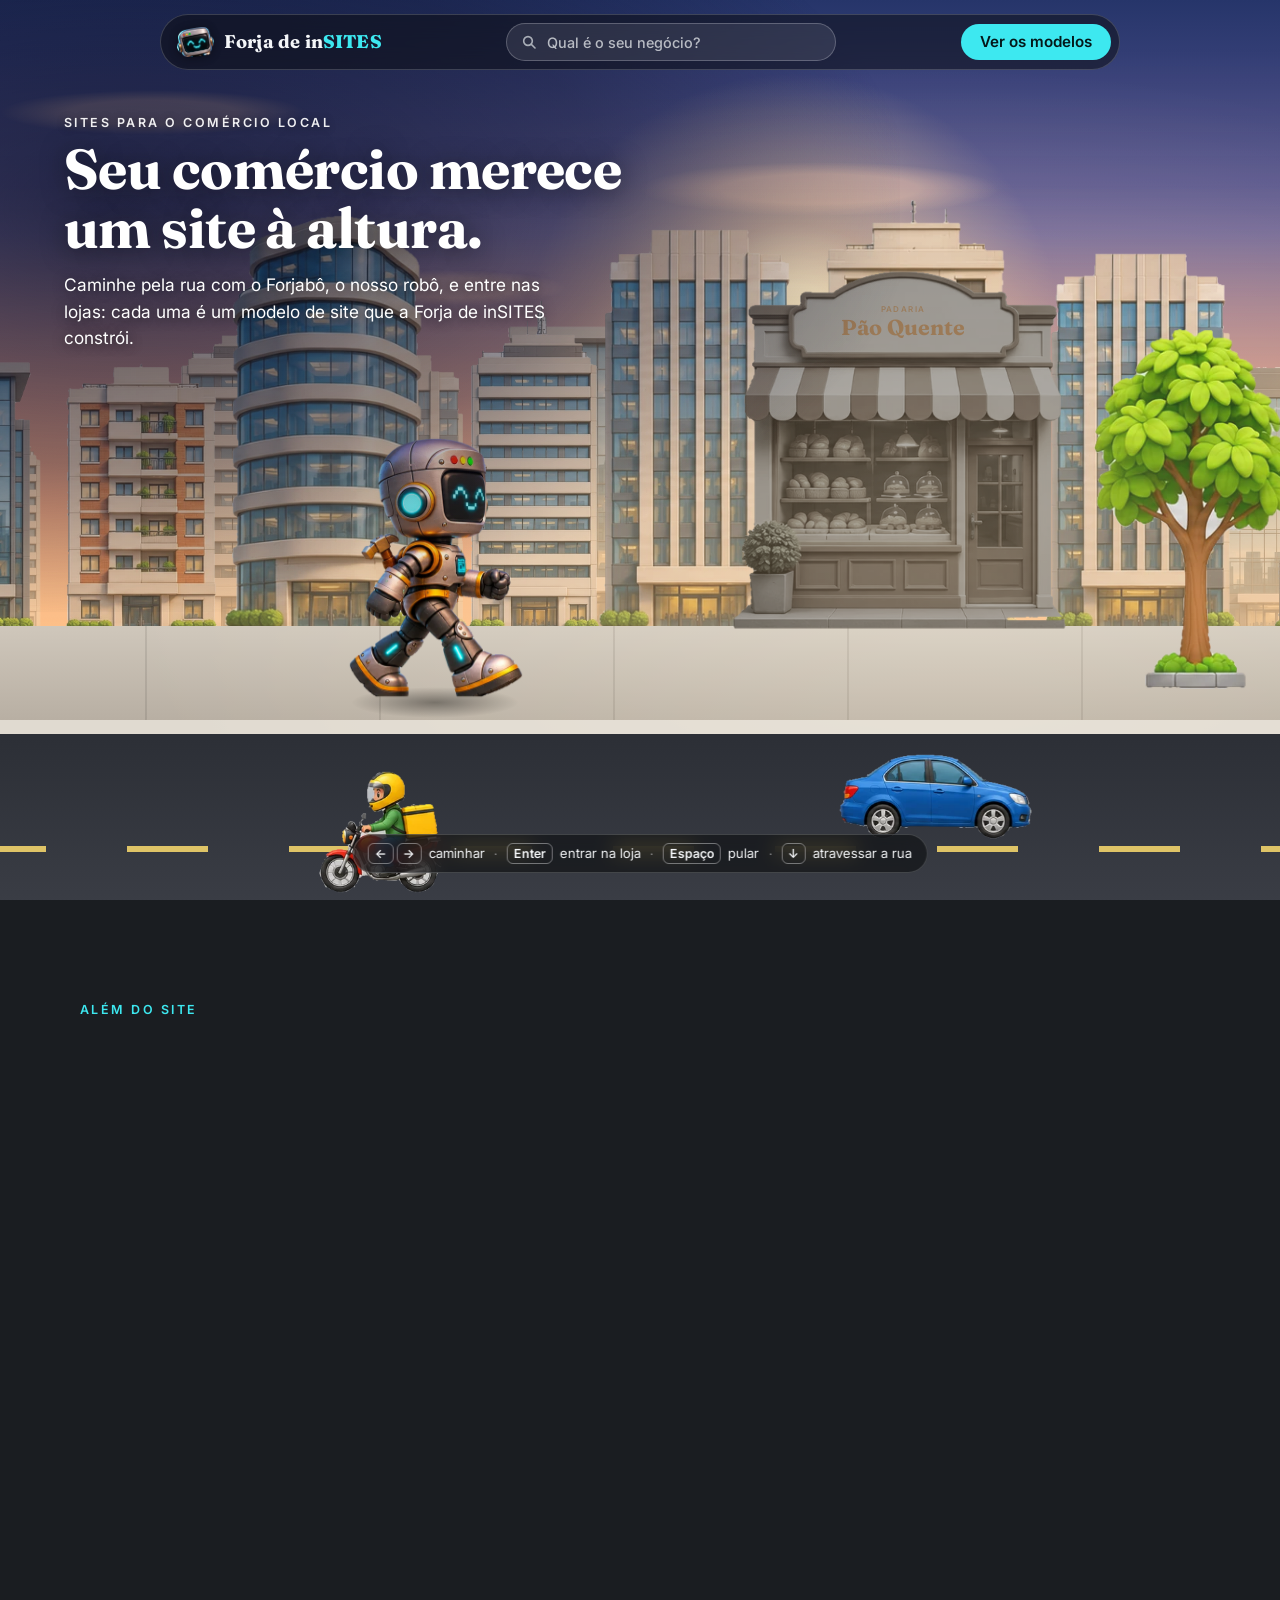
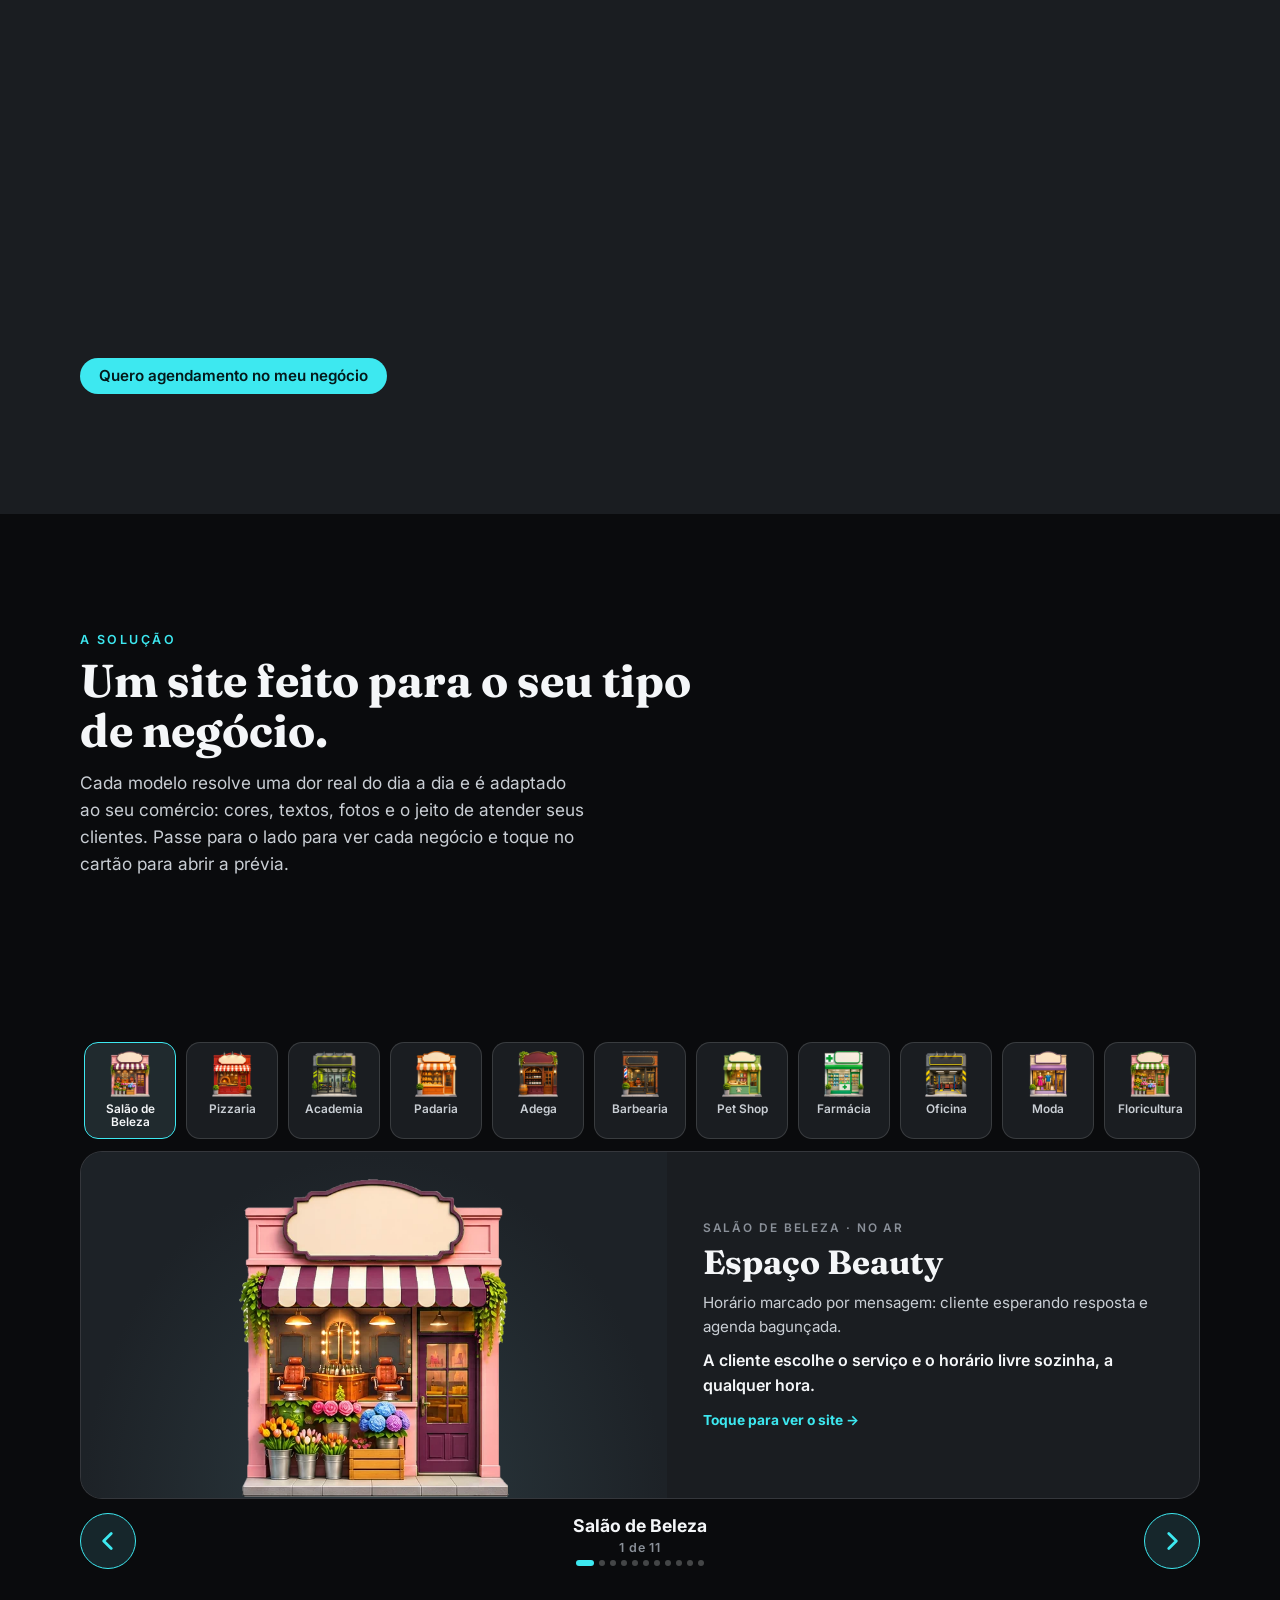
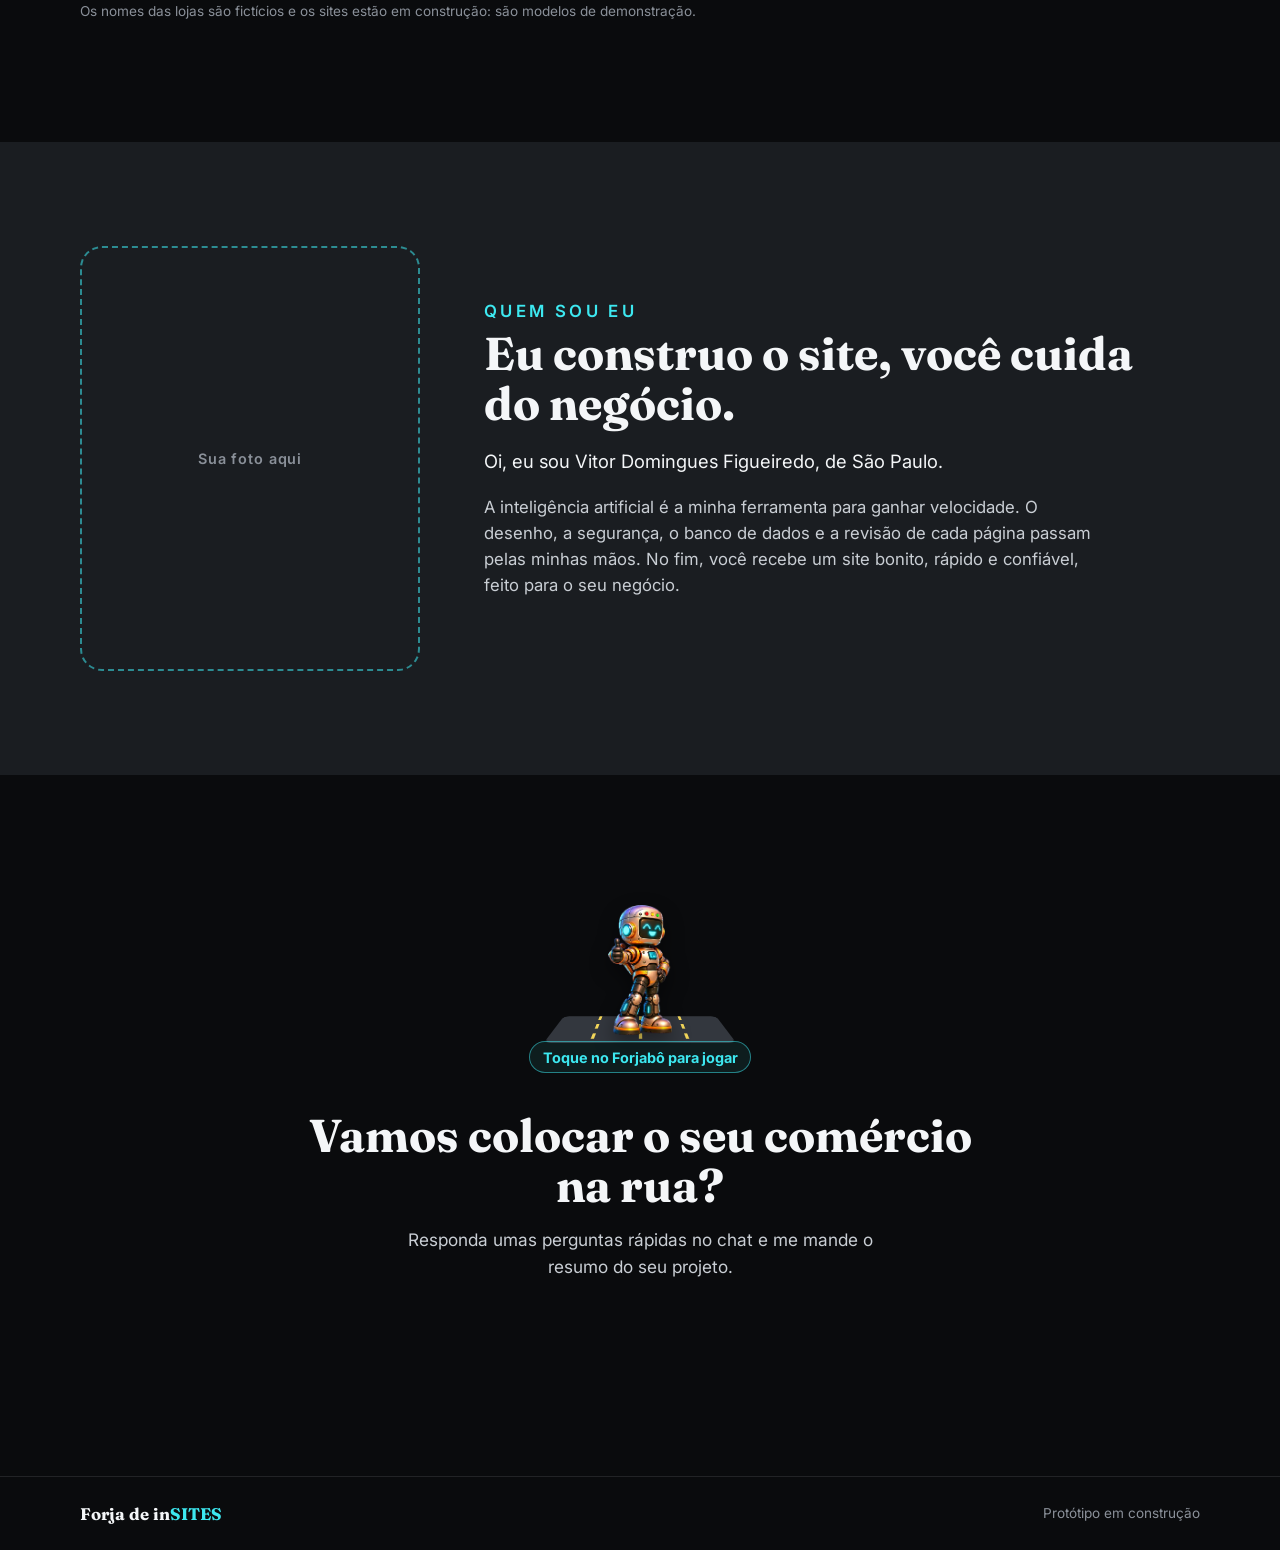
<file: index.html>
<!doctype html>
<html lang="pt-BR">
<head>
<meta charset="utf-8">
<meta name="viewport" content="width=device-width, initial-scale=1, viewport-fit=cover">
<title>Forja de inSITES — sites para o comércio local</title>
<meta name="description" content="Passeie pela rua com o Forjabô, o nosso robô, e entre nas lojas: cada uma é um modelo de site feito pela Forja de inSITES.">
<meta name="theme-color" content="#0A0B0D">
<link rel="icon" href="favicon.ico" sizes="48x48">
<link rel="icon" type="image/png" sizes="32x32" href="assets/icons/icon-32.png">
<link rel="icon" type="image/png" sizes="16x16" href="assets/icons/icon-16.png">
<link rel="apple-touch-icon" href="assets/icons/apple-touch-icon.png">
<link rel="manifest" href="assets/icons/site.webmanifest">
<link rel="preconnect" href="https://fonts.googleapis.com">
<link rel="preconnect" href="https://fonts.gstatic.com" crossorigin>
<link href="https://fonts.googleapis.com/css2?family=Fraunces:ital,opsz,wght@0,9..144,600;0,9..144,700;0,9..144,800;1,9..144,600&family=Inter:wght@400;500;600;800&display=swap" rel="stylesheet">
<link rel="stylesheet" href="css/style.css?v=23">
</head>
<body>

<header class="topbar">
  <a class="brand" href="#top" aria-label="Forja de inSITES — início"><img class="brand-face" src="assets/img/logo-face.webp" alt="" width="40" height="29" draggable="false"><span>Forja de in<b>SITES</b></span></a>
  <form class="search" id="search" role="search" autocomplete="off" action="#">
    <button class="s-open" id="sopen" type="button" aria-label="Buscar o seu tipo de negócio"><svg width="18" height="18" viewBox="0 0 24 24" aria-hidden="true"><circle cx="10.5" cy="10.5" r="6.5" fill="none" stroke="currentColor" stroke-width="2.4"/><path d="M15.5 15.5L21 21" stroke="currentColor" stroke-width="2.4" stroke-linecap="round"/></svg></button>
    <div class="s-box">
      <svg class="s-ico" width="16" height="16" viewBox="0 0 24 24" aria-hidden="true"><circle cx="10.5" cy="10.5" r="6.5" fill="none" stroke="currentColor" stroke-width="2.4"/><path d="M15.5 15.5L21 21" stroke="currentColor" stroke-width="2.4" stroke-linecap="round"/></svg>
      <label class="sr-only" for="q">Qual é o seu negócio?</label>
      <input id="q" type="text" placeholder="Qual é o seu negócio?" enterkeyhint="search" autocomplete="off" autocapitalize="none" spellcheck="false" aria-controls="sres">
      <button class="s-close" id="sclose" type="button" aria-label="Fechar busca">✕</button>
    </div>
    <div class="s-res" id="sres" role="listbox" aria-label="Tipos de negócio" hidden></div>
  </form>
  <a class="btn btn-cyan" href="#modelos">Ver os modelos</a>
</header>

<main id="top">
  <section class="hero" id="hero" aria-label="Rua interativa com lojas de exemplo">
    <div class="stage" id="stage" aria-hidden="false"></div>

    <div class="scrim" aria-hidden="true"></div>
    <div class="hero-copy">
      <p class="eyebrow">Sites para o comércio local</p>
      <h1>Seu comércio merece um site à altura.</h1>
      <p class="lead">Caminhe pela rua com o Forjabô, o nosso robô, e entre nas lojas: cada uma é um modelo de site que a Forja de inSITES constrói.</p>
    </div>

    <div class="hint" id="hint" role="note">
      <span class="hint-keys"><kbd>←</kbd><kbd>→</kbd> caminhar</span>
      <span class="hint-sep" aria-hidden="true">·</span>
      <span><kbd>Enter</kbd> entrar na loja</span>
      <span class="hint-sep hint-keys" aria-hidden="true">·</span>
      <span class="hint-keys"><kbd>Espaço</kbd> pular</span>
      <span class="hint-sep hint-keys" aria-hidden="true">·</span>
      <span class="hint-keys"><kbd>↓</kbd> atravessar a rua</span>
      <span class="hint-sep hint-touch" aria-hidden="true">·</span>
      <span class="hint-touch">arraste o controle para andar</span>
    </div>

    <div class="shopcard" id="shopcard" aria-hidden="true"><span class="sc-k"></span><p class="sc-t"></p><button class="sc-b" id="scBtn" type="button" tabindex="-1"></button></div>

    <div class="pad" id="pad">
      <div class="stick" id="stick" role="group" aria-label="Direcional: arraste para caminhar, empurre para cima para pular, para baixo para descer à rua">
        <div class="stick-knob" id="stickKnob"></div>
      </div>
      <button class="pad-act" id="padAct" type="button" hidden>Entrar na loja</button>
    </div>

    <p class="sr-only" id="live" aria-live="polite"></p>
  </section>

  <section class="band" id="agenda" aria-labelledby="agenda-titulo">
    <div class="wrap">
      <p class="eyebrow eyebrow-cyan">Além do site</p>
      <h2 id="agenda-titulo">Agendamento online que trabalha por você.</h2>
      <p class="lead lead-dark">Para salões, barbearias, clínicas e qualquer negócio que vive de horário marcado: um sistema completo, já construído e testado, adaptado ao seu negócio.</p>
      <div class="trio ag-grid">
        <article><svg class="ag-ic" viewBox="0 0 24 24" aria-hidden="true"><circle cx="12" cy="12" r="9"/><path d="M12 7v5l3 2"/></svg><h3>Agenda 24 horas</h3><p>A cliente escolhe serviço, profissional e horário num chat, a qualquer hora, sem esperar resposta no WhatsApp.</p></article>
        <article><svg class="ag-ic" viewBox="0 0 24 24" aria-hidden="true"><rect x="4" y="5" width="16" height="15" rx="2"/><path d="M4 10h16M9 3v4M15 3v4M9.5 13.5l5 5M14.5 13.5l-5 5"/></svg><h3>Sem horário duplicado</h3><p>O sistema impede dois agendamentos no mesmo horário. A regra vale direto no banco de dados.</p></article>
        <article><svg class="ag-ic" viewBox="0 0 24 24" aria-hidden="true"><rect x="3" y="6" width="18" height="13" rx="2"/><path d="M3 10h18M7 15h4"/></svg><h3>Sinal pago na hora</h3><p>PIX com QR Code ou Mercado Pago. A reserva só vale com o sinal e a confirmação é automática.</p></article>
        <article><svg class="ag-ic" viewBox="0 0 24 24" aria-hidden="true"><path d="M6 16V11a6 6 0 0 1 12 0v5l1.5 2h-15z"/><path d="M10 20a2 2 0 0 0 4 0"/></svg><h3>Avisos no celular</h3><p>Você e a equipe recebem uma notificação a cada novo agendamento.</p></article>
        <article><svg class="ag-ic" viewBox="0 0 24 24" aria-hidden="true"><rect x="4" y="4" width="16" height="16" rx="2"/><path d="M8 9h8M8 13h8M8 17h5"/></svg><h3>Painel da equipe</h3><p>Agenda do dia, bloqueio de horários, clientes, profissionais e serviços, tudo no seu controle.</p></article>
        <article><svg class="ag-ic" viewBox="0 0 24 24" aria-hidden="true"><path d="M10 14a4 4 0 0 0 5.66 0l3-3a4 4 0 0 0-5.66-5.66l-1 1"/><path d="M14 10a4 4 0 0 0-5.66 0l-3 3a4 4 0 0 0 5.66 5.66l1-1"/></svg><h3>Link da reserva</h3><p>A cliente consulta ou cancela pelo link e guarda o compromisso na agenda do celular.</p></article>
      </div>
      <p class="ag-det" aria-live="polite"></p>
      <ol class="steps">
        <li><span class="num">1</span><h3>A cliente abre o link</h3><p>Pelo Instagram, WhatsApp ou Google.</p></li>
        <li><span class="num">2</span><h3>Escolhe o horário</h3><p>Serviço, profissional e um horário livre.</p></li>
        <li><span class="num">3</span><h3>Paga o sinal</h3><p>PIX ou Mercado Pago, com confirmação automática.</p></li>
        <li><span class="num">4</span><h3>Você é avisado</h3><p>O horário aparece na agenda do painel.</p></li>
      </ol>
      <p class="ag-cta"><button type="button" class="btn btn-cyan" data-briefing="Agendamento online">Quero agendamento no meu negócio</button></p>
    </div>
  </section>

  <section class="models" id="modelos" aria-labelledby="modelos-titulo">
    <div class="wrap">
      <p class="eyebrow eyebrow-cyan">A solução</p>
      <h2 id="modelos-titulo">Um site feito para o seu tipo de negócio.</h2>
      <p class="lead lead-dark">Cada modelo resolve uma dor real do dia a dia e é adaptado ao seu comércio: cores, textos, fotos e o jeito de atender seus clientes. Passe para o lado para ver cada negócio e toque no cartão para abrir a prévia.</p>
      <div class="grid" id="grid"></div>
      <p class="note">Os nomes das lojas são fictícios e os sites estão em construção: são modelos de demonstração.</p>
    </div>
  </section>
  <section class="about" id="quem" aria-labelledby="quem-titulo">
    <div class="wrap about-grid">
      <div class="photo" id="photo" role="img" aria-label="Espaço reservado para a foto"><span>Sua foto aqui</span></div>
      <div>
        <p class="eyebrow eyebrow-cyan">Quem sou eu</p>
        <h2 id="quem-titulo">Eu construo o site, você cuida do negócio.</h2>
        <p class="about-text" id="about-text"></p>
        <p>A inteligência artificial é a minha ferramenta para ganhar velocidade. O desenho, a segurança, o banco de dados e a revisão de cada página passam pelas minhas mãos. No fim, você recebe um site bonito, rápido e confiável, feito para o seu negócio.</p>
      </div>
    </div>
  </section>

  <section class="contact" id="contato" aria-labelledby="contato-titulo">
    <div class="wrap">
      <button type="button" class="jg-largada" data-jogo aria-label="Jogar: Forjabô na Avenida">
        <span class="jg-pista" aria-hidden="true"><i></i><i></i><i></i></span>
        <img src="assets/img/robo-joinha.webp" alt="" width="70" height="140">
        <span class="jg-chama">Toque no Forjabô para jogar</span>
      </button>
      <h2 id="contato-titulo">Vamos colocar o seu comércio na rua?</h2>
      <p class="lead lead-dark">Responda umas perguntas rápidas no chat e me mande o resumo do seu projeto.</p>
      <button type="button" class="btn btn-cyan btn-lg" data-briefing>Começar meu projeto</button>
    </div>
  </section>
</main>

<footer class="foot">
  <div class="wrap">
    <span class="foot-brand">Forja de in<b>SITES</b></span>
    <span class="foot-note">Protótipo em construção</span>
  </div>
</footer>

<div class="modal" id="modal" role="dialog" aria-modal="true" aria-labelledby="modal-title" hidden>
  <div class="modal-backdrop" data-close></div>
  <div class="win" id="win">
    <div class="win-bar">
      <span class="dots" aria-hidden="true"><i></i><i></i><i></i></span>
      <span class="win-title" id="modal-title">Modelo</span>
      <a class="win-open" id="modal-open" href="#" target="_blank" rel="noopener">Abrir em tela cheia ↗</a>
      <button class="win-close" data-close aria-label="Fechar prévia">✕</button>
    </div>
    <div class="win-strip" id="win-strip"><p><b>A dor</b><span class="s-dor"></span></p><p><b>A solução</b><span class="s-sol"></span></p></div>
    <iframe id="modal-frame" title="Prévia do site" src="about:blank"></iframe>
  </div>
</div>

<noscript>
  <style>.hero{display:none}</style>
  <section class="models"><div class="wrap"><h2>Modelos</h2><p class="lead lead-dark">Ative o JavaScript para passear pela rua. Enquanto isso, os modelos estão em /padaria, /adega, /academia e outras pastas.</p></div></section>
</noscript>

<script src="js/config.js?v=7"></script>
<script src="js/manifest.js?v=6"></script>
<script src="js/poses.js?v=5"></script>
<!-- abertura (vídeo + tela "Começar") desligada por enquanto; para voltar, descomente: <script src="js/intro.js?v=8"></script> -->
<script src="js/rua.js?v=15"></script>
<script src="js/companion.js?v=19"></script>
<script src="js/palco.js?v=8"></script>
<script src="js/entradas.js?v=7"></script>
<script src="js/busca.js?v=6"></script>
<script src="js/agenda.js?v=1"></script>
<script src="js/briefing.js?v=1"></script>
<script src="js/jogo.js?v=3"></script>
</body>
</html>
</file>
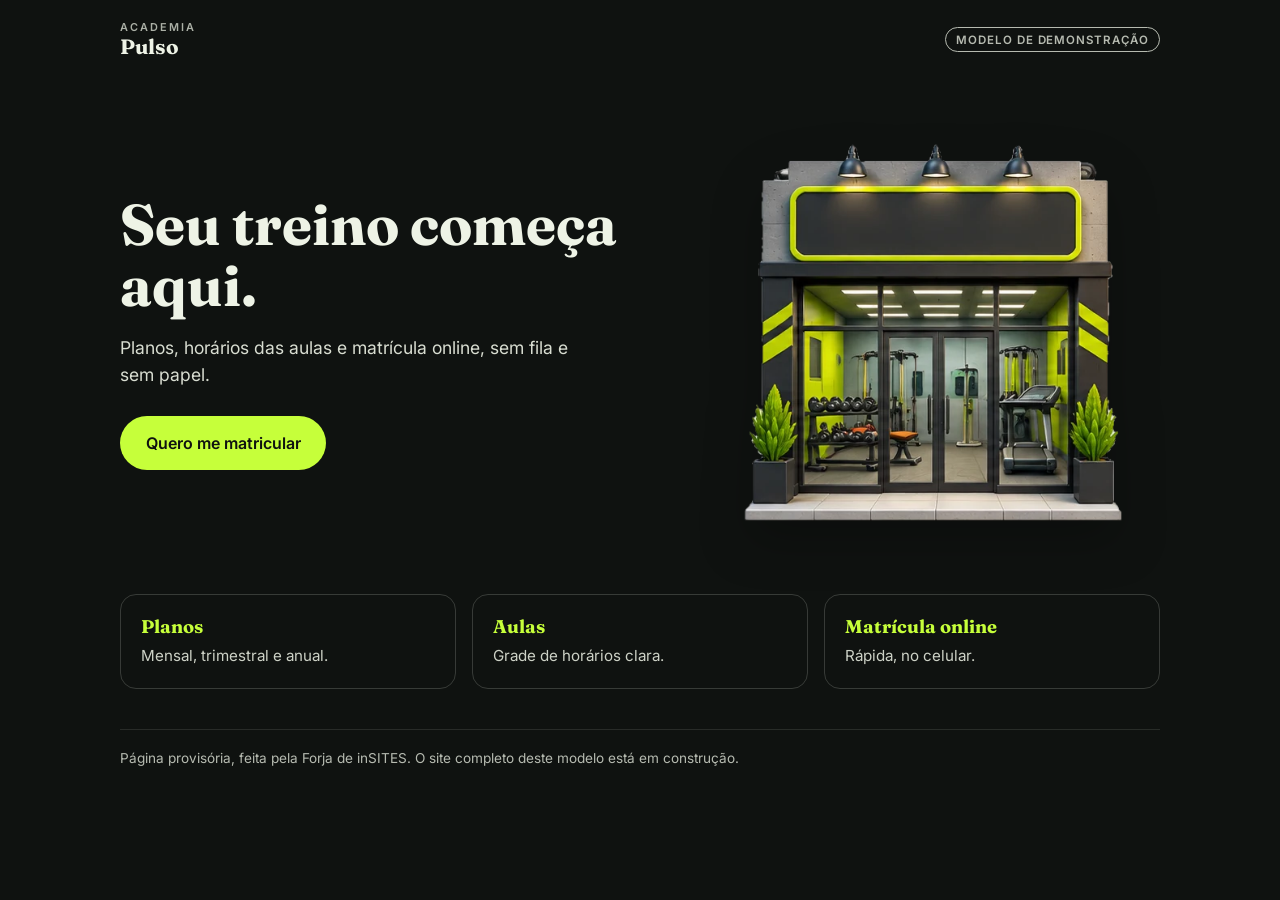
<file: academia/index.html>
<!doctype html>
<html lang="pt-BR">
<head>
<meta charset="utf-8">
<meta name="viewport" content="width=device-width, initial-scale=1">
<title>Academia Pulso — modelo de site</title>
<link rel="preconnect" href="https://fonts.googleapis.com"><link rel="preconnect" href="https://fonts.gstatic.com" crossorigin>
<link href="https://fonts.googleapis.com/css2?family=Fraunces:opsz,wght@9..144,700&family=Inter:wght@400;600&display=swap" rel="stylesheet">
<style>
:root{--bg:#0f1210;--ac:#c6ff3a;--tx:#eef3e6;--on:#0f1210}
*{box-sizing:border-box}body{margin:0;background:var(--bg);color:var(--tx);font:400 1rem/1.55 Inter,system-ui,sans-serif}
.wrap{width:min(1040px,calc(100% - 40px));margin:0 auto}
header{display:flex;justify-content:space-between;align-items:center;padding:20px 0}
.logo{font:700 1.3rem Fraunces,Georgia,serif}.logo small{display:block;font:600 .68rem Inter,sans-serif;letter-spacing:.18em;text-transform:uppercase;opacity:.7}
.badge{font:600 .72rem Inter,sans-serif;letter-spacing:.08em;text-transform:uppercase;border:1px solid currentColor;border-radius:999px;padding:.4em .9em;opacity:.75}
.hero{display:grid;grid-template-columns:1.1fr .9fr;gap:32px;align-items:center;padding:clamp(24px,5vw,64px) 0}
h1{margin:0;font:700 clamp(2rem,5vw,3.6rem)/1.05 Fraunces,Georgia,serif}
.hero p{font-size:1.1rem;max-width:42ch;opacity:.9}
.cta{display:inline-block;margin-top:10px;background:var(--ac);color:var(--on);text-decoration:none;font-weight:600;border-radius:999px;padding:.9em 1.6em}
.art{display:flex;justify-content:center}.art img{width:min(100%,380px);height:auto;filter:drop-shadow(0 18px 24px rgba(0,0,0,.25))}
.feat{display:grid;grid-template-columns:repeat(auto-fit,minmax(200px,1fr));gap:16px;padding:8px 0 40px}
.feat div{border:1px solid color-mix(in srgb,var(--tx) 18%,transparent);border-radius:16px;padding:20px}
.feat h3{margin:0 0 6px;font:700 1.15rem Fraunces,Georgia,serif;color:var(--ac)}.feat p{margin:0;opacity:.85;font-size:.95rem}
footer{border-top:1px solid color-mix(in srgb,var(--tx) 15%,transparent);padding:18px 0 28px;font-size:.85rem;opacity:.75}
@media(max-width:720px){.hero{grid-template-columns:1fr}.art{order:-1}.art img{width:min(70%,260px)}}
</style>
</head>
<body>
<div class="wrap">
  <header><div class="logo"><small>Academia</small>Pulso</div><span class="badge">Modelo de demonstração</span></header>
  <section class="hero">
    <div><h1>Seu treino começa aqui.</h1><p>Planos, horários das aulas e matrícula online, sem fila e sem papel.</p><a class="cta" href="#" onclick="return false">Quero me matricular</a></div>
    <div class="art"><img src="../assets/img/loja-academia.webp" alt="Fachada ilustrada da loja"></div>
  </section>
  <section class="feat"><div><h3>Planos</h3><p>Mensal, trimestral e anual.</p></div><div><h3>Aulas</h3><p>Grade de horários clara.</p></div><div><h3>Matrícula online</h3><p>Rápida, no celular.</p></div></section>
  <footer>Página provisória, feita pela Forja de inSITES. O site completo deste modelo está em construção.</footer>
</div>
</body>
</html>
</file>
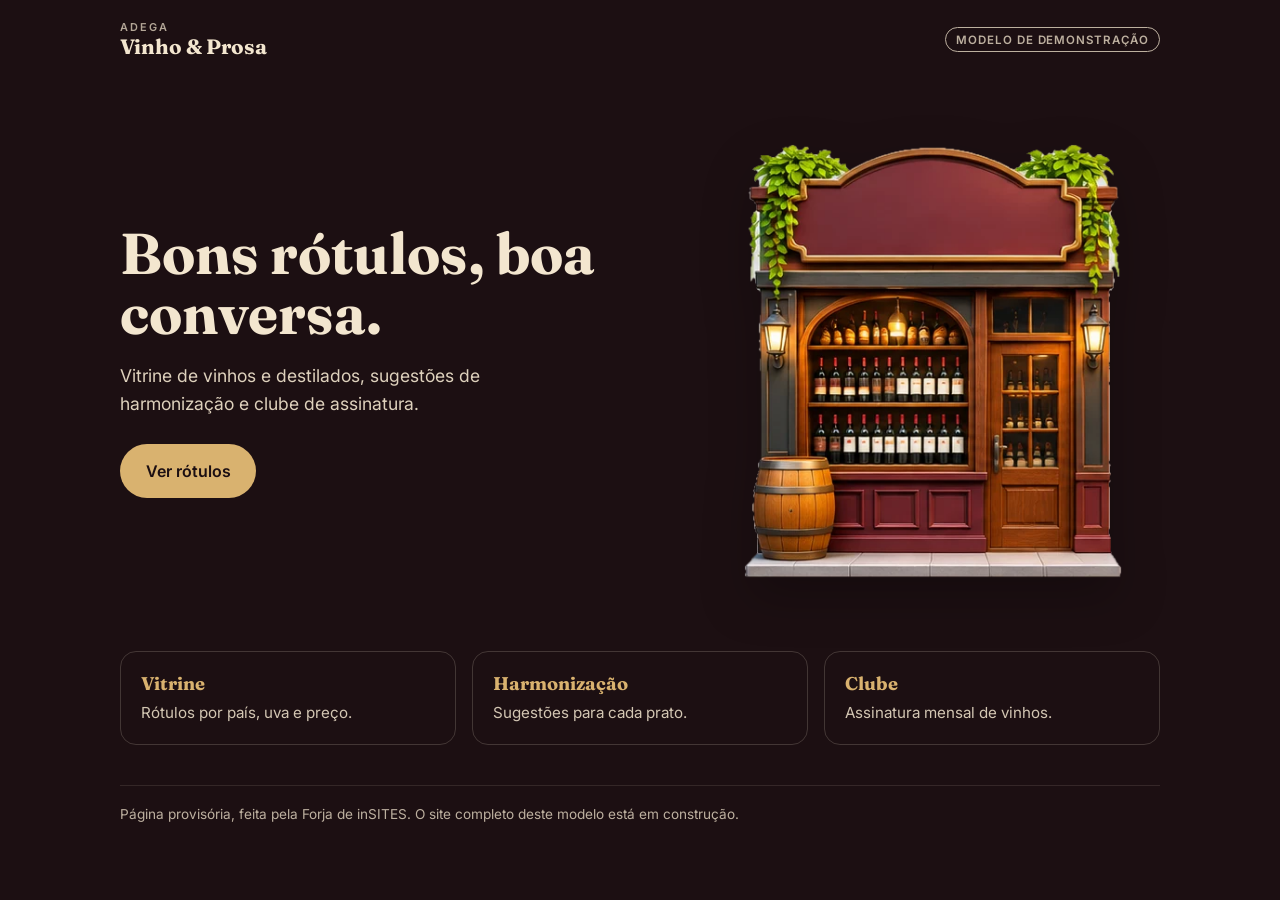
<file: adega/index.html>
<!doctype html>
<html lang="pt-BR">
<head>
<meta charset="utf-8">
<meta name="viewport" content="width=device-width, initial-scale=1">
<title>Adega Vinho & Prosa — modelo de site</title>
<link rel="preconnect" href="https://fonts.googleapis.com"><link rel="preconnect" href="https://fonts.gstatic.com" crossorigin>
<link href="https://fonts.googleapis.com/css2?family=Fraunces:opsz,wght@9..144,700&family=Inter:wght@400;600&display=swap" rel="stylesheet">
<style>
:root{--bg:#1c0f12;--ac:#d9b26f;--tx:#f3e6cf;--on:#1c0f12}
*{box-sizing:border-box}body{margin:0;background:var(--bg);color:var(--tx);font:400 1rem/1.55 Inter,system-ui,sans-serif}
.wrap{width:min(1040px,calc(100% - 40px));margin:0 auto}
header{display:flex;justify-content:space-between;align-items:center;padding:20px 0}
.logo{font:700 1.3rem Fraunces,Georgia,serif}.logo small{display:block;font:600 .68rem Inter,sans-serif;letter-spacing:.18em;text-transform:uppercase;opacity:.7}
.badge{font:600 .72rem Inter,sans-serif;letter-spacing:.08em;text-transform:uppercase;border:1px solid currentColor;border-radius:999px;padding:.4em .9em;opacity:.75}
.hero{display:grid;grid-template-columns:1.1fr .9fr;gap:32px;align-items:center;padding:clamp(24px,5vw,64px) 0}
h1{margin:0;font:700 clamp(2rem,5vw,3.6rem)/1.05 Fraunces,Georgia,serif}
.hero p{font-size:1.1rem;max-width:42ch;opacity:.9}
.cta{display:inline-block;margin-top:10px;background:var(--ac);color:var(--on);text-decoration:none;font-weight:600;border-radius:999px;padding:.9em 1.6em}
.art{display:flex;justify-content:center}.art img{width:min(100%,380px);height:auto;filter:drop-shadow(0 18px 24px rgba(0,0,0,.25))}
.feat{display:grid;grid-template-columns:repeat(auto-fit,minmax(200px,1fr));gap:16px;padding:8px 0 40px}
.feat div{border:1px solid color-mix(in srgb,var(--tx) 18%,transparent);border-radius:16px;padding:20px}
.feat h3{margin:0 0 6px;font:700 1.15rem Fraunces,Georgia,serif;color:var(--ac)}.feat p{margin:0;opacity:.85;font-size:.95rem}
footer{border-top:1px solid color-mix(in srgb,var(--tx) 15%,transparent);padding:18px 0 28px;font-size:.85rem;opacity:.75}
@media(max-width:720px){.hero{grid-template-columns:1fr}.art{order:-1}.art img{width:min(70%,260px)}}
</style>
</head>
<body>
<div class="wrap">
  <header><div class="logo"><small>Adega</small>Vinho & Prosa</div><span class="badge">Modelo de demonstração</span></header>
  <section class="hero">
    <div><h1>Bons rótulos, boa conversa.</h1><p>Vitrine de vinhos e destilados, sugestões de harmonização e clube de assinatura.</p><a class="cta" href="#" onclick="return false">Ver rótulos</a></div>
    <div class="art"><img src="../assets/img/loja-adega.webp" alt="Fachada ilustrada da loja"></div>
  </section>
  <section class="feat"><div><h3>Vitrine</h3><p>Rótulos por país, uva e preço.</p></div><div><h3>Harmonização</h3><p>Sugestões para cada prato.</p></div><div><h3>Clube</h3><p>Assinatura mensal de vinhos.</p></div></section>
  <footer>Página provisória, feita pela Forja de inSITES. O site completo deste modelo está em construção.</footer>
</div>
</body>
</html>
</file>
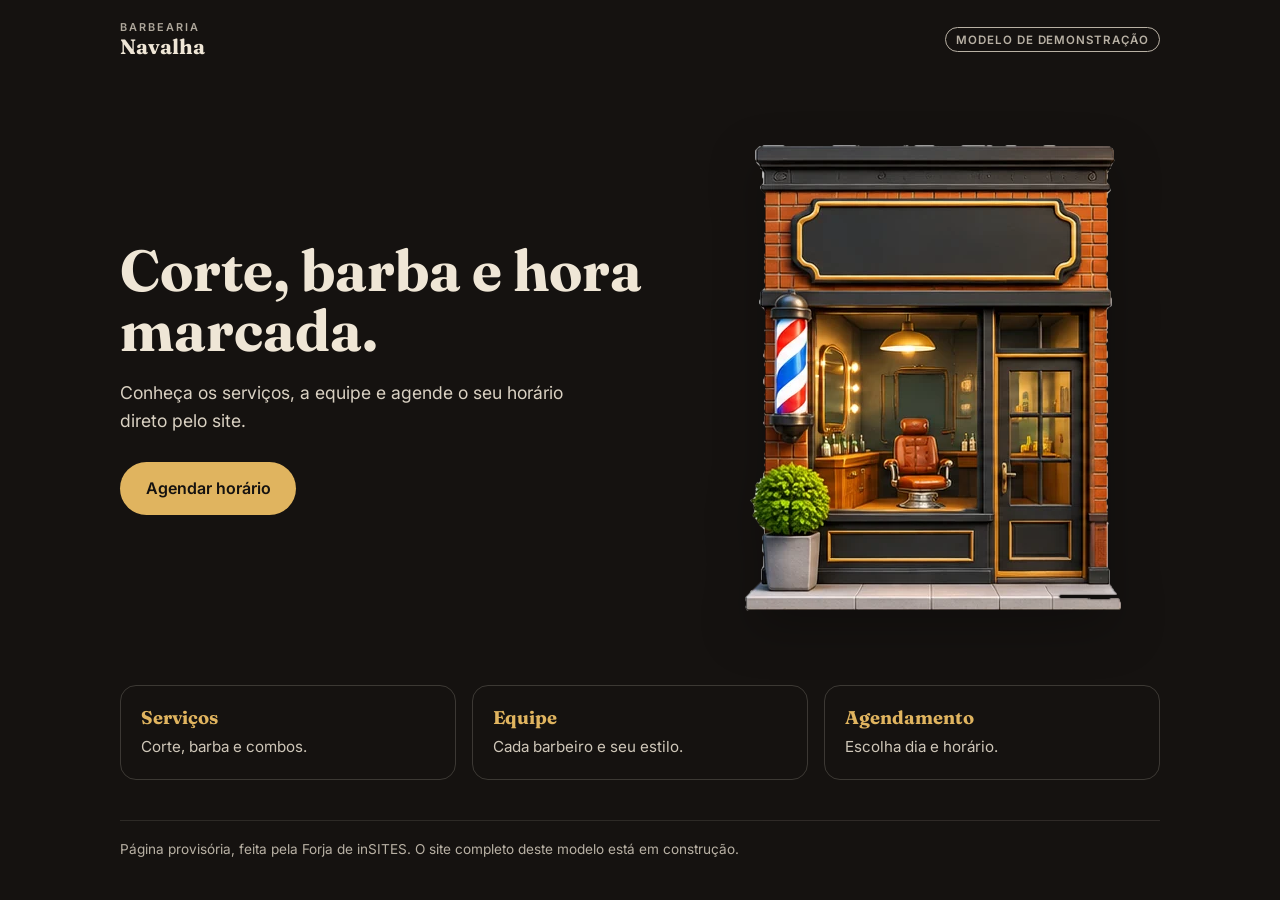
<file: barbearia/index.html>
<!doctype html>
<html lang="pt-BR">
<head>
<meta charset="utf-8">
<meta name="viewport" content="width=device-width, initial-scale=1">
<title>Barbearia Navalha — modelo de site</title>
<link rel="preconnect" href="https://fonts.googleapis.com"><link rel="preconnect" href="https://fonts.gstatic.com" crossorigin>
<link href="https://fonts.googleapis.com/css2?family=Fraunces:opsz,wght@9..144,700&family=Inter:wght@400;600&display=swap" rel="stylesheet">
<style>
:root{--bg:#151210;--ac:#e0b45f;--tx:#efe6d6;--on:#151210}
*{box-sizing:border-box}body{margin:0;background:var(--bg);color:var(--tx);font:400 1rem/1.55 Inter,system-ui,sans-serif}
.wrap{width:min(1040px,calc(100% - 40px));margin:0 auto}
header{display:flex;justify-content:space-between;align-items:center;padding:20px 0}
.logo{font:700 1.3rem Fraunces,Georgia,serif}.logo small{display:block;font:600 .68rem Inter,sans-serif;letter-spacing:.18em;text-transform:uppercase;opacity:.7}
.badge{font:600 .72rem Inter,sans-serif;letter-spacing:.08em;text-transform:uppercase;border:1px solid currentColor;border-radius:999px;padding:.4em .9em;opacity:.75}
.hero{display:grid;grid-template-columns:1.1fr .9fr;gap:32px;align-items:center;padding:clamp(24px,5vw,64px) 0}
h1{margin:0;font:700 clamp(2rem,5vw,3.6rem)/1.05 Fraunces,Georgia,serif}
.hero p{font-size:1.1rem;max-width:42ch;opacity:.9}
.cta{display:inline-block;margin-top:10px;background:var(--ac);color:var(--on);text-decoration:none;font-weight:600;border-radius:999px;padding:.9em 1.6em}
.art{display:flex;justify-content:center}.art img{width:min(100%,380px);height:auto;filter:drop-shadow(0 18px 24px rgba(0,0,0,.25))}
.feat{display:grid;grid-template-columns:repeat(auto-fit,minmax(200px,1fr));gap:16px;padding:8px 0 40px}
.feat div{border:1px solid color-mix(in srgb,var(--tx) 18%,transparent);border-radius:16px;padding:20px}
.feat h3{margin:0 0 6px;font:700 1.15rem Fraunces,Georgia,serif;color:var(--ac)}.feat p{margin:0;opacity:.85;font-size:.95rem}
footer{border-top:1px solid color-mix(in srgb,var(--tx) 15%,transparent);padding:18px 0 28px;font-size:.85rem;opacity:.75}
@media(max-width:720px){.hero{grid-template-columns:1fr}.art{order:-1}.art img{width:min(70%,260px)}}
</style>
</head>
<body>
<div class="wrap">
  <header><div class="logo"><small>Barbearia</small>Navalha</div><span class="badge">Modelo de demonstração</span></header>
  <section class="hero">
    <div><h1>Corte, barba e hora marcada.</h1><p>Conheça os serviços, a equipe e agende o seu horário direto pelo site.</p><a class="cta" href="#" onclick="return false">Agendar horário</a></div>
    <div class="art"><img src="../assets/img/loja-barbearia.webp" alt="Fachada ilustrada da loja"></div>
  </section>
  <section class="feat"><div><h3>Serviços</h3><p>Corte, barba e combos.</p></div><div><h3>Equipe</h3><p>Cada barbeiro e seu estilo.</p></div><div><h3>Agendamento</h3><p>Escolha dia e horário.</p></div></section>
  <footer>Página provisória, feita pela Forja de inSITES. O site completo deste modelo está em construção.</footer>
</div>
</body>
</html>
</file>
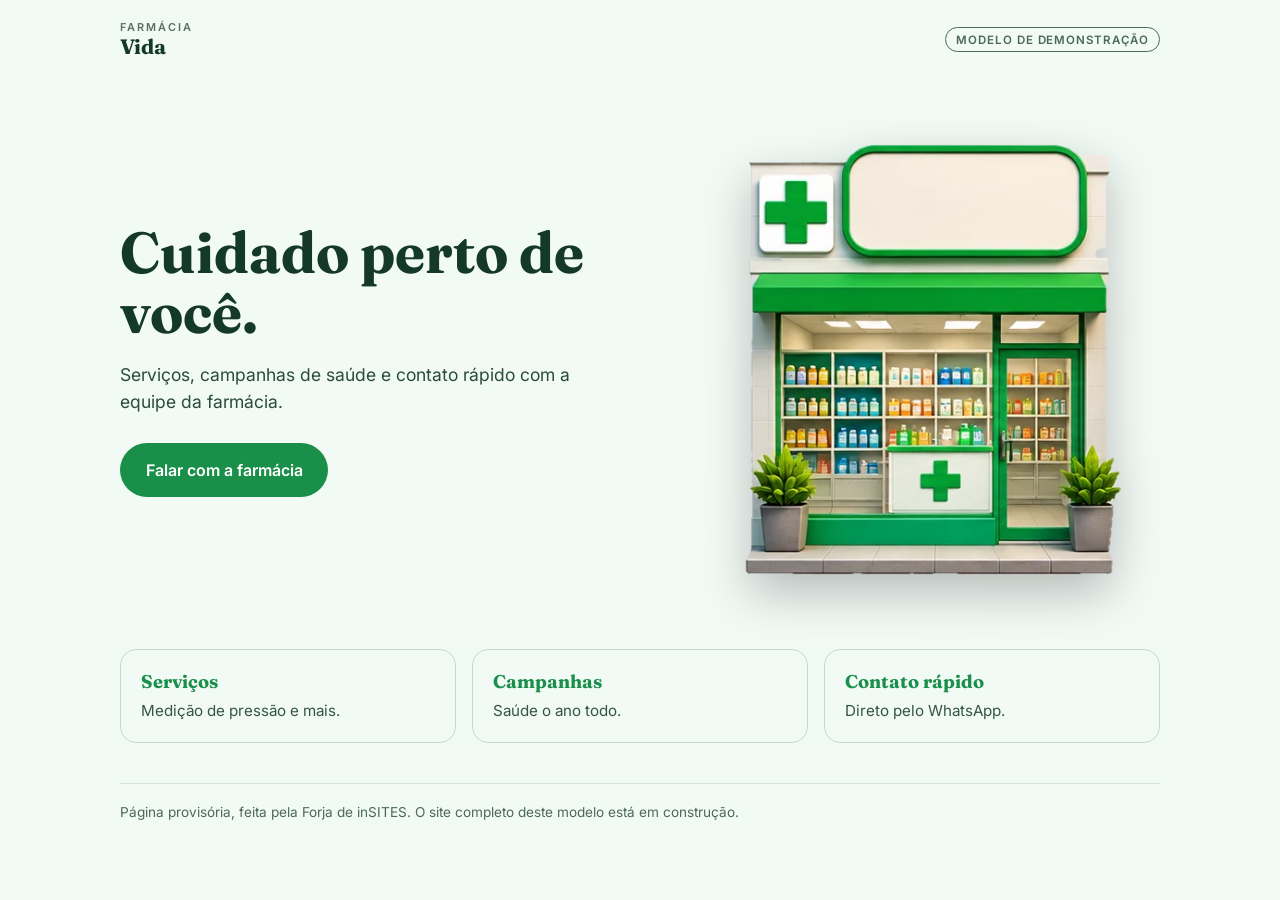
<file: farmacia/index.html>
<!doctype html>
<html lang="pt-BR">
<head>
<meta charset="utf-8">
<meta name="viewport" content="width=device-width, initial-scale=1">
<title>Farmácia Vida — modelo de site</title>
<link rel="preconnect" href="https://fonts.googleapis.com"><link rel="preconnect" href="https://fonts.gstatic.com" crossorigin>
<link href="https://fonts.googleapis.com/css2?family=Fraunces:opsz,wght@9..144,700&family=Inter:wght@400;600&display=swap" rel="stylesheet">
<style>
:root{--bg:#f2faf6;--ac:#1a8f4a;--tx:#14382a;--on:#fff}
*{box-sizing:border-box}body{margin:0;background:var(--bg);color:var(--tx);font:400 1rem/1.55 Inter,system-ui,sans-serif}
.wrap{width:min(1040px,calc(100% - 40px));margin:0 auto}
header{display:flex;justify-content:space-between;align-items:center;padding:20px 0}
.logo{font:700 1.3rem Fraunces,Georgia,serif}.logo small{display:block;font:600 .68rem Inter,sans-serif;letter-spacing:.18em;text-transform:uppercase;opacity:.7}
.badge{font:600 .72rem Inter,sans-serif;letter-spacing:.08em;text-transform:uppercase;border:1px solid currentColor;border-radius:999px;padding:.4em .9em;opacity:.75}
.hero{display:grid;grid-template-columns:1.1fr .9fr;gap:32px;align-items:center;padding:clamp(24px,5vw,64px) 0}
h1{margin:0;font:700 clamp(2rem,5vw,3.6rem)/1.05 Fraunces,Georgia,serif}
.hero p{font-size:1.1rem;max-width:42ch;opacity:.9}
.cta{display:inline-block;margin-top:10px;background:var(--ac);color:var(--on);text-decoration:none;font-weight:600;border-radius:999px;padding:.9em 1.6em}
.art{display:flex;justify-content:center}.art img{width:min(100%,380px);height:auto;filter:drop-shadow(0 18px 24px rgba(0,0,0,.25))}
.feat{display:grid;grid-template-columns:repeat(auto-fit,minmax(200px,1fr));gap:16px;padding:8px 0 40px}
.feat div{border:1px solid color-mix(in srgb,var(--tx) 18%,transparent);border-radius:16px;padding:20px}
.feat h3{margin:0 0 6px;font:700 1.15rem Fraunces,Georgia,serif;color:var(--ac)}.feat p{margin:0;opacity:.85;font-size:.95rem}
footer{border-top:1px solid color-mix(in srgb,var(--tx) 15%,transparent);padding:18px 0 28px;font-size:.85rem;opacity:.75}
@media(max-width:720px){.hero{grid-template-columns:1fr}.art{order:-1}.art img{width:min(70%,260px)}}
</style>
</head>
<body>
<div class="wrap">
  <header><div class="logo"><small>Farmácia</small>Vida</div><span class="badge">Modelo de demonstração</span></header>
  <section class="hero">
    <div><h1>Cuidado perto de você.</h1><p>Serviços, campanhas de saúde e contato rápido com a equipe da farmácia.</p><a class="cta" href="#" onclick="return false">Falar com a farmácia</a></div>
    <div class="art"><img src="../assets/img/loja-farmacia.webp" alt="Fachada ilustrada da loja"></div>
  </section>
  <section class="feat"><div><h3>Serviços</h3><p>Medição de pressão e mais.</p></div><div><h3>Campanhas</h3><p>Saúde o ano todo.</p></div><div><h3>Contato rápido</h3><p>Direto pelo WhatsApp.</p></div></section>
  <footer>Página provisória, feita pela Forja de inSITES. O site completo deste modelo está em construção.</footer>
</div>
</body>
</html>
</file>
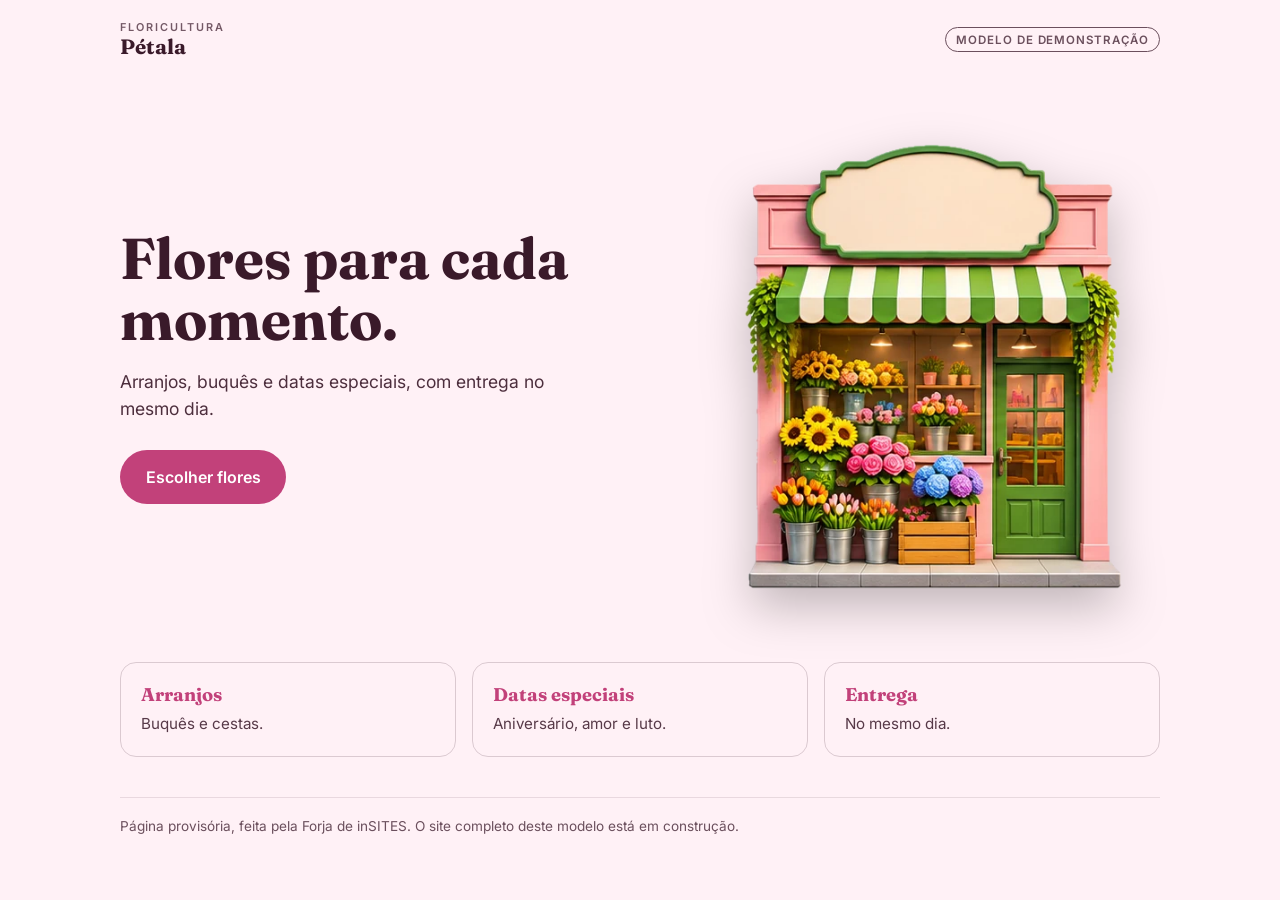
<file: floricultura/index.html>
<!doctype html>
<html lang="pt-BR">
<head>
<meta charset="utf-8">
<meta name="viewport" content="width=device-width, initial-scale=1">
<title>Floricultura Pétala — modelo de site</title>
<link rel="preconnect" href="https://fonts.googleapis.com"><link rel="preconnect" href="https://fonts.gstatic.com" crossorigin>
<link href="https://fonts.googleapis.com/css2?family=Fraunces:opsz,wght@9..144,700&family=Inter:wght@400;600&display=swap" rel="stylesheet">
<style>
:root{--bg:#fff1f6;--ac:#c2417a;--tx:#3a1a2a;--on:#fff}
*{box-sizing:border-box}body{margin:0;background:var(--bg);color:var(--tx);font:400 1rem/1.55 Inter,system-ui,sans-serif}
.wrap{width:min(1040px,calc(100% - 40px));margin:0 auto}
header{display:flex;justify-content:space-between;align-items:center;padding:20px 0}
.logo{font:700 1.3rem Fraunces,Georgia,serif}.logo small{display:block;font:600 .68rem Inter,sans-serif;letter-spacing:.18em;text-transform:uppercase;opacity:.7}
.badge{font:600 .72rem Inter,sans-serif;letter-spacing:.08em;text-transform:uppercase;border:1px solid currentColor;border-radius:999px;padding:.4em .9em;opacity:.75}
.hero{display:grid;grid-template-columns:1.1fr .9fr;gap:32px;align-items:center;padding:clamp(24px,5vw,64px) 0}
h1{margin:0;font:700 clamp(2rem,5vw,3.6rem)/1.05 Fraunces,Georgia,serif}
.hero p{font-size:1.1rem;max-width:42ch;opacity:.9}
.cta{display:inline-block;margin-top:10px;background:var(--ac);color:var(--on);text-decoration:none;font-weight:600;border-radius:999px;padding:.9em 1.6em}
.art{display:flex;justify-content:center}.art img{width:min(100%,380px);height:auto;filter:drop-shadow(0 18px 24px rgba(0,0,0,.25))}
.feat{display:grid;grid-template-columns:repeat(auto-fit,minmax(200px,1fr));gap:16px;padding:8px 0 40px}
.feat div{border:1px solid color-mix(in srgb,var(--tx) 18%,transparent);border-radius:16px;padding:20px}
.feat h3{margin:0 0 6px;font:700 1.15rem Fraunces,Georgia,serif;color:var(--ac)}.feat p{margin:0;opacity:.85;font-size:.95rem}
footer{border-top:1px solid color-mix(in srgb,var(--tx) 15%,transparent);padding:18px 0 28px;font-size:.85rem;opacity:.75}
@media(max-width:720px){.hero{grid-template-columns:1fr}.art{order:-1}.art img{width:min(70%,260px)}}
</style>
</head>
<body>
<div class="wrap">
  <header><div class="logo"><small>Floricultura</small>Pétala</div><span class="badge">Modelo de demonstração</span></header>
  <section class="hero">
    <div><h1>Flores para cada momento.</h1><p>Arranjos, buquês e datas especiais, com entrega no mesmo dia.</p><a class="cta" href="#" onclick="return false">Escolher flores</a></div>
    <div class="art"><img src="../assets/img/loja-floricultura.webp" alt="Fachada ilustrada da loja"></div>
  </section>
  <section class="feat"><div><h3>Arranjos</h3><p>Buquês e cestas.</p></div><div><h3>Datas especiais</h3><p>Aniversário, amor e luto.</p></div><div><h3>Entrega</h3><p>No mesmo dia.</p></div></section>
  <footer>Página provisória, feita pela Forja de inSITES. O site completo deste modelo está em construção.</footer>
</div>
</body>
</html>
</file>
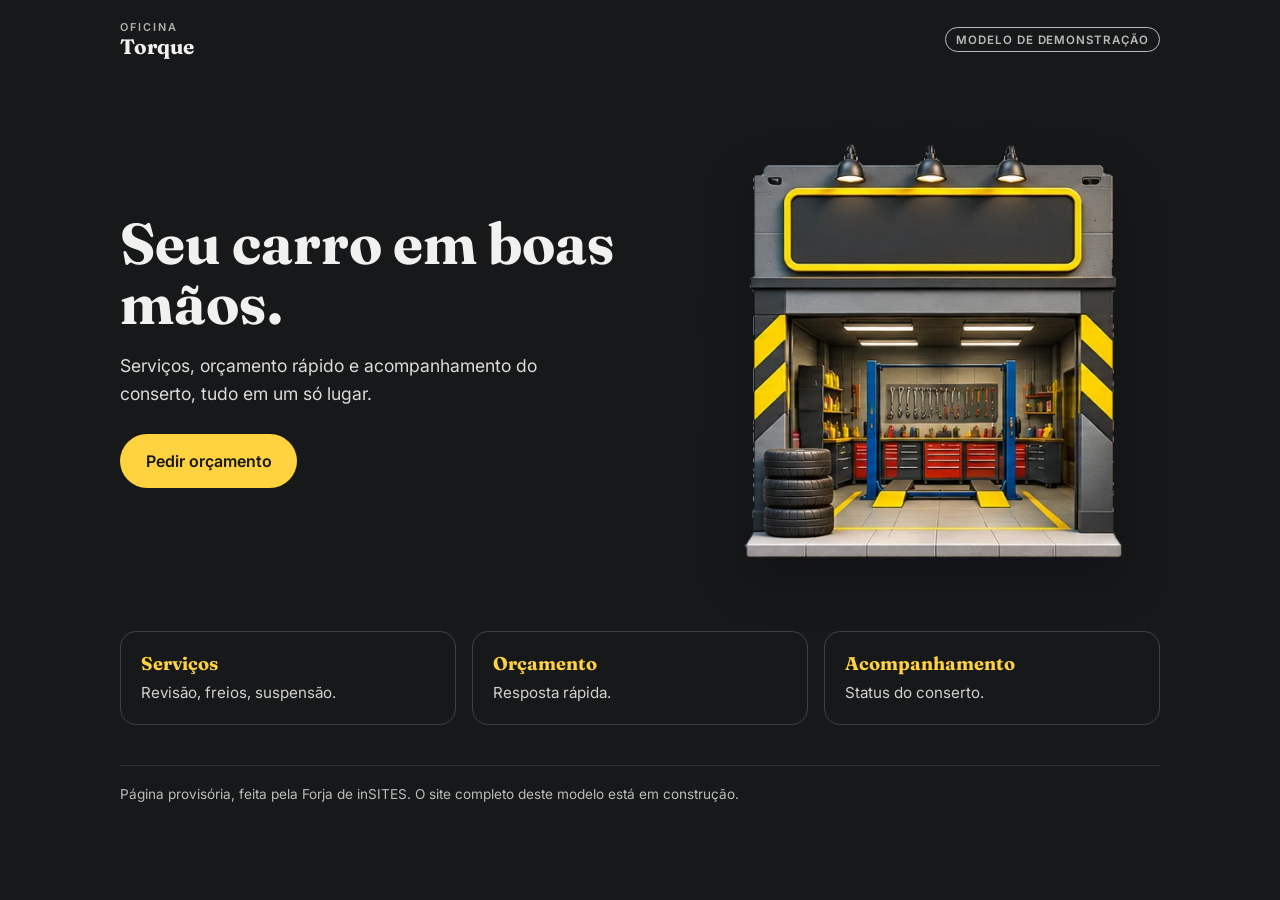
<file: oficina/index.html>
<!doctype html>
<html lang="pt-BR">
<head>
<meta charset="utf-8">
<meta name="viewport" content="width=device-width, initial-scale=1">
<title>Oficina Torque — modelo de site</title>
<link rel="preconnect" href="https://fonts.googleapis.com"><link rel="preconnect" href="https://fonts.gstatic.com" crossorigin>
<link href="https://fonts.googleapis.com/css2?family=Fraunces:opsz,wght@9..144,700&family=Inter:wght@400;600&display=swap" rel="stylesheet">
<style>
:root{--bg:#17181a;--ac:#ffd23f;--tx:#f1f1ef;--on:#17181a}
*{box-sizing:border-box}body{margin:0;background:var(--bg);color:var(--tx);font:400 1rem/1.55 Inter,system-ui,sans-serif}
.wrap{width:min(1040px,calc(100% - 40px));margin:0 auto}
header{display:flex;justify-content:space-between;align-items:center;padding:20px 0}
.logo{font:700 1.3rem Fraunces,Georgia,serif}.logo small{display:block;font:600 .68rem Inter,sans-serif;letter-spacing:.18em;text-transform:uppercase;opacity:.7}
.badge{font:600 .72rem Inter,sans-serif;letter-spacing:.08em;text-transform:uppercase;border:1px solid currentColor;border-radius:999px;padding:.4em .9em;opacity:.75}
.hero{display:grid;grid-template-columns:1.1fr .9fr;gap:32px;align-items:center;padding:clamp(24px,5vw,64px) 0}
h1{margin:0;font:700 clamp(2rem,5vw,3.6rem)/1.05 Fraunces,Georgia,serif}
.hero p{font-size:1.1rem;max-width:42ch;opacity:.9}
.cta{display:inline-block;margin-top:10px;background:var(--ac);color:var(--on);text-decoration:none;font-weight:600;border-radius:999px;padding:.9em 1.6em}
.art{display:flex;justify-content:center}.art img{width:min(100%,380px);height:auto;filter:drop-shadow(0 18px 24px rgba(0,0,0,.25))}
.feat{display:grid;grid-template-columns:repeat(auto-fit,minmax(200px,1fr));gap:16px;padding:8px 0 40px}
.feat div{border:1px solid color-mix(in srgb,var(--tx) 18%,transparent);border-radius:16px;padding:20px}
.feat h3{margin:0 0 6px;font:700 1.15rem Fraunces,Georgia,serif;color:var(--ac)}.feat p{margin:0;opacity:.85;font-size:.95rem}
footer{border-top:1px solid color-mix(in srgb,var(--tx) 15%,transparent);padding:18px 0 28px;font-size:.85rem;opacity:.75}
@media(max-width:720px){.hero{grid-template-columns:1fr}.art{order:-1}.art img{width:min(70%,260px)}}
</style>
</head>
<body>
<div class="wrap">
  <header><div class="logo"><small>Oficina</small>Torque</div><span class="badge">Modelo de demonstração</span></header>
  <section class="hero">
    <div><h1>Seu carro em boas mãos.</h1><p>Serviços, orçamento rápido e acompanhamento do conserto, tudo em um só lugar.</p><a class="cta" href="#" onclick="return false">Pedir orçamento</a></div>
    <div class="art"><img src="../assets/img/loja-oficina.webp" alt="Fachada ilustrada da loja"></div>
  </section>
  <section class="feat"><div><h3>Serviços</h3><p>Revisão, freios, suspensão.</p></div><div><h3>Orçamento</h3><p>Resposta rápida.</p></div><div><h3>Acompanhamento</h3><p>Status do conserto.</p></div></section>
  <footer>Página provisória, feita pela Forja de inSITES. O site completo deste modelo está em construção.</footer>
</div>
</body>
</html>
</file>
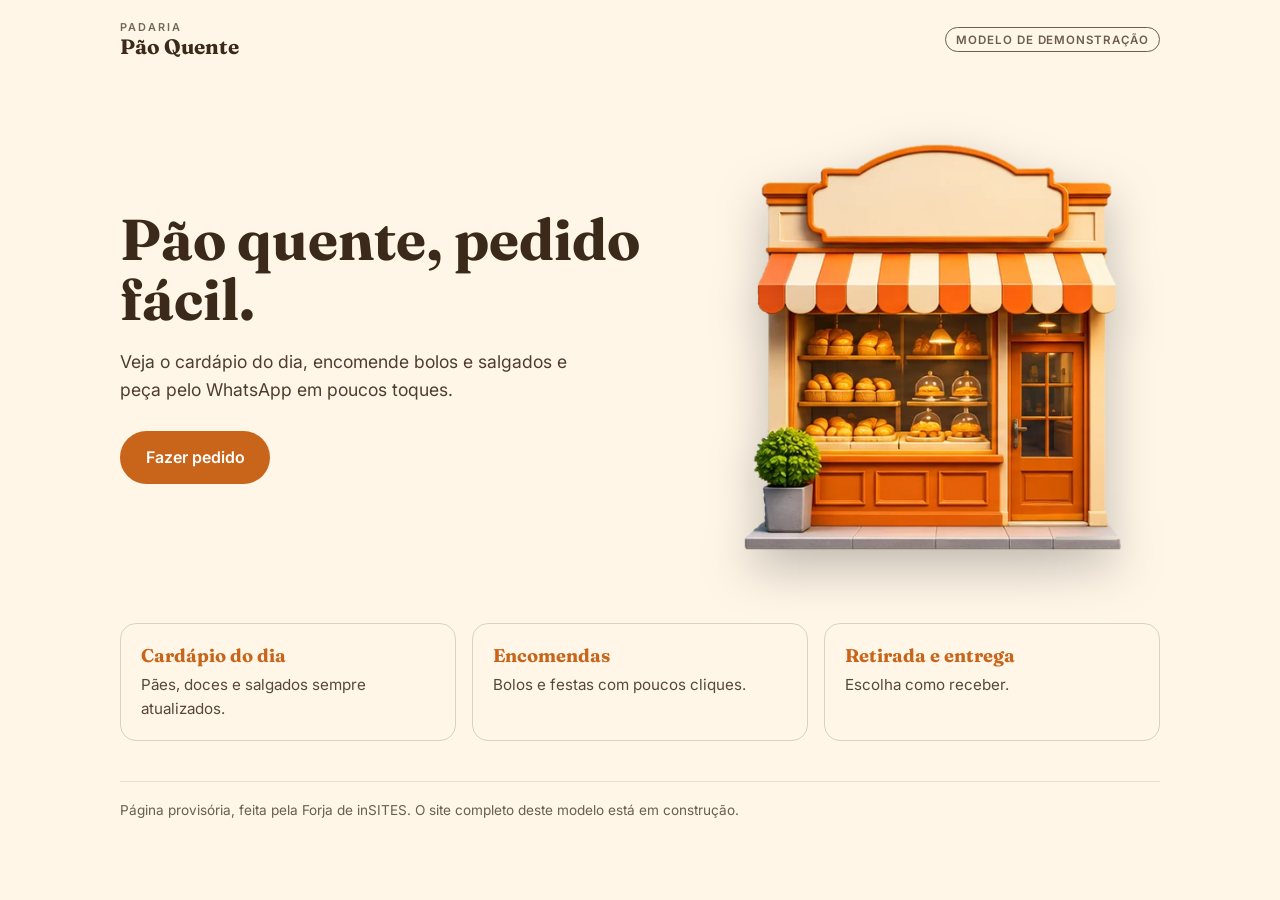
<file: padaria/index.html>
<!doctype html>
<html lang="pt-BR">
<head>
<meta charset="utf-8">
<meta name="viewport" content="width=device-width, initial-scale=1">
<title>Padaria Pão Quente — modelo de site</title>
<link rel="preconnect" href="https://fonts.googleapis.com"><link rel="preconnect" href="https://fonts.gstatic.com" crossorigin>
<link href="https://fonts.googleapis.com/css2?family=Fraunces:opsz,wght@9..144,700&family=Inter:wght@400;600&display=swap" rel="stylesheet">
<style>
:root{--bg:#fff6e8;--ac:#c8651b;--tx:#3b2a1a;--on:#fff}
*{box-sizing:border-box}body{margin:0;background:var(--bg);color:var(--tx);font:400 1rem/1.55 Inter,system-ui,sans-serif}
.wrap{width:min(1040px,calc(100% - 40px));margin:0 auto}
header{display:flex;justify-content:space-between;align-items:center;padding:20px 0}
.logo{font:700 1.3rem Fraunces,Georgia,serif}.logo small{display:block;font:600 .68rem Inter,sans-serif;letter-spacing:.18em;text-transform:uppercase;opacity:.7}
.badge{font:600 .72rem Inter,sans-serif;letter-spacing:.08em;text-transform:uppercase;border:1px solid currentColor;border-radius:999px;padding:.4em .9em;opacity:.75}
.hero{display:grid;grid-template-columns:1.1fr .9fr;gap:32px;align-items:center;padding:clamp(24px,5vw,64px) 0}
h1{margin:0;font:700 clamp(2rem,5vw,3.6rem)/1.05 Fraunces,Georgia,serif}
.hero p{font-size:1.1rem;max-width:42ch;opacity:.9}
.cta{display:inline-block;margin-top:10px;background:var(--ac);color:var(--on);text-decoration:none;font-weight:600;border-radius:999px;padding:.9em 1.6em}
.art{display:flex;justify-content:center}.art img{width:min(100%,380px);height:auto;filter:drop-shadow(0 18px 24px rgba(0,0,0,.25))}
.feat{display:grid;grid-template-columns:repeat(auto-fit,minmax(200px,1fr));gap:16px;padding:8px 0 40px}
.feat div{border:1px solid color-mix(in srgb,var(--tx) 18%,transparent);border-radius:16px;padding:20px}
.feat h3{margin:0 0 6px;font:700 1.15rem Fraunces,Georgia,serif;color:var(--ac)}.feat p{margin:0;opacity:.85;font-size:.95rem}
footer{border-top:1px solid color-mix(in srgb,var(--tx) 15%,transparent);padding:18px 0 28px;font-size:.85rem;opacity:.75}
@media(max-width:720px){.hero{grid-template-columns:1fr}.art{order:-1}.art img{width:min(70%,260px)}}
</style>
</head>
<body>
<div class="wrap">
  <header><div class="logo"><small>Padaria</small>Pão Quente</div><span class="badge">Modelo de demonstração</span></header>
  <section class="hero">
    <div><h1>Pão quente, pedido fácil.</h1><p>Veja o cardápio do dia, encomende bolos e salgados e peça pelo WhatsApp em poucos toques.</p><a class="cta" href="#" onclick="return false">Fazer pedido</a></div>
    <div class="art"><img src="../assets/img/loja-padaria.webp" alt="Fachada ilustrada da loja"></div>
  </section>
  <section class="feat"><div><h3>Cardápio do dia</h3><p>Pães, doces e salgados sempre atualizados.</p></div><div><h3>Encomendas</h3><p>Bolos e festas com poucos cliques.</p></div><div><h3>Retirada e entrega</h3><p>Escolha como receber.</p></div></section>
  <footer>Página provisória, feita pela Forja de inSITES. O site completo deste modelo está em construção.</footer>
</div>
</body>
</html>
</file>
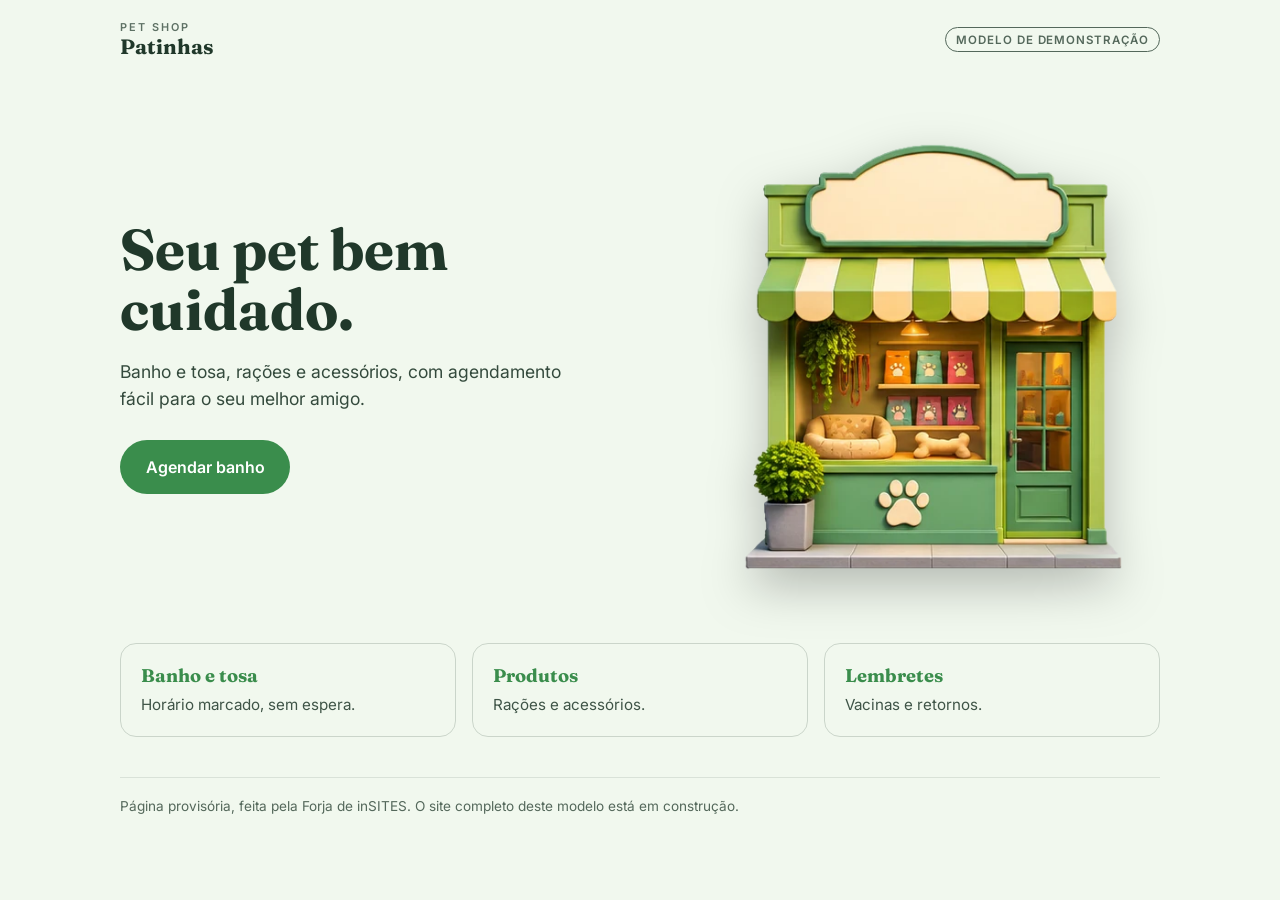
<file: petshop/index.html>
<!doctype html>
<html lang="pt-BR">
<head>
<meta charset="utf-8">
<meta name="viewport" content="width=device-width, initial-scale=1">
<title>Pet Shop Patinhas — modelo de site</title>
<link rel="preconnect" href="https://fonts.googleapis.com"><link rel="preconnect" href="https://fonts.gstatic.com" crossorigin>
<link href="https://fonts.googleapis.com/css2?family=Fraunces:opsz,wght@9..144,700&family=Inter:wght@400;600&display=swap" rel="stylesheet">
<style>
:root{--bg:#f1f8ee;--ac:#3a8d4c;--tx:#20382a;--on:#fff}
*{box-sizing:border-box}body{margin:0;background:var(--bg);color:var(--tx);font:400 1rem/1.55 Inter,system-ui,sans-serif}
.wrap{width:min(1040px,calc(100% - 40px));margin:0 auto}
header{display:flex;justify-content:space-between;align-items:center;padding:20px 0}
.logo{font:700 1.3rem Fraunces,Georgia,serif}.logo small{display:block;font:600 .68rem Inter,sans-serif;letter-spacing:.18em;text-transform:uppercase;opacity:.7}
.badge{font:600 .72rem Inter,sans-serif;letter-spacing:.08em;text-transform:uppercase;border:1px solid currentColor;border-radius:999px;padding:.4em .9em;opacity:.75}
.hero{display:grid;grid-template-columns:1.1fr .9fr;gap:32px;align-items:center;padding:clamp(24px,5vw,64px) 0}
h1{margin:0;font:700 clamp(2rem,5vw,3.6rem)/1.05 Fraunces,Georgia,serif}
.hero p{font-size:1.1rem;max-width:42ch;opacity:.9}
.cta{display:inline-block;margin-top:10px;background:var(--ac);color:var(--on);text-decoration:none;font-weight:600;border-radius:999px;padding:.9em 1.6em}
.art{display:flex;justify-content:center}.art img{width:min(100%,380px);height:auto;filter:drop-shadow(0 18px 24px rgba(0,0,0,.25))}
.feat{display:grid;grid-template-columns:repeat(auto-fit,minmax(200px,1fr));gap:16px;padding:8px 0 40px}
.feat div{border:1px solid color-mix(in srgb,var(--tx) 18%,transparent);border-radius:16px;padding:20px}
.feat h3{margin:0 0 6px;font:700 1.15rem Fraunces,Georgia,serif;color:var(--ac)}.feat p{margin:0;opacity:.85;font-size:.95rem}
footer{border-top:1px solid color-mix(in srgb,var(--tx) 15%,transparent);padding:18px 0 28px;font-size:.85rem;opacity:.75}
@media(max-width:720px){.hero{grid-template-columns:1fr}.art{order:-1}.art img{width:min(70%,260px)}}
</style>
</head>
<body>
<div class="wrap">
  <header><div class="logo"><small>Pet Shop</small>Patinhas</div><span class="badge">Modelo de demonstração</span></header>
  <section class="hero">
    <div><h1>Seu pet bem cuidado.</h1><p>Banho e tosa, rações e acessórios, com agendamento fácil para o seu melhor amigo.</p><a class="cta" href="#" onclick="return false">Agendar banho</a></div>
    <div class="art"><img src="../assets/img/loja-petshop.webp" alt="Fachada ilustrada da loja"></div>
  </section>
  <section class="feat"><div><h3>Banho e tosa</h3><p>Horário marcado, sem espera.</p></div><div><h3>Produtos</h3><p>Rações e acessórios.</p></div><div><h3>Lembretes</h3><p>Vacinas e retornos.</p></div></section>
  <footer>Página provisória, feita pela Forja de inSITES. O site completo deste modelo está em construção.</footer>
</div>
</body>
</html>
</file>
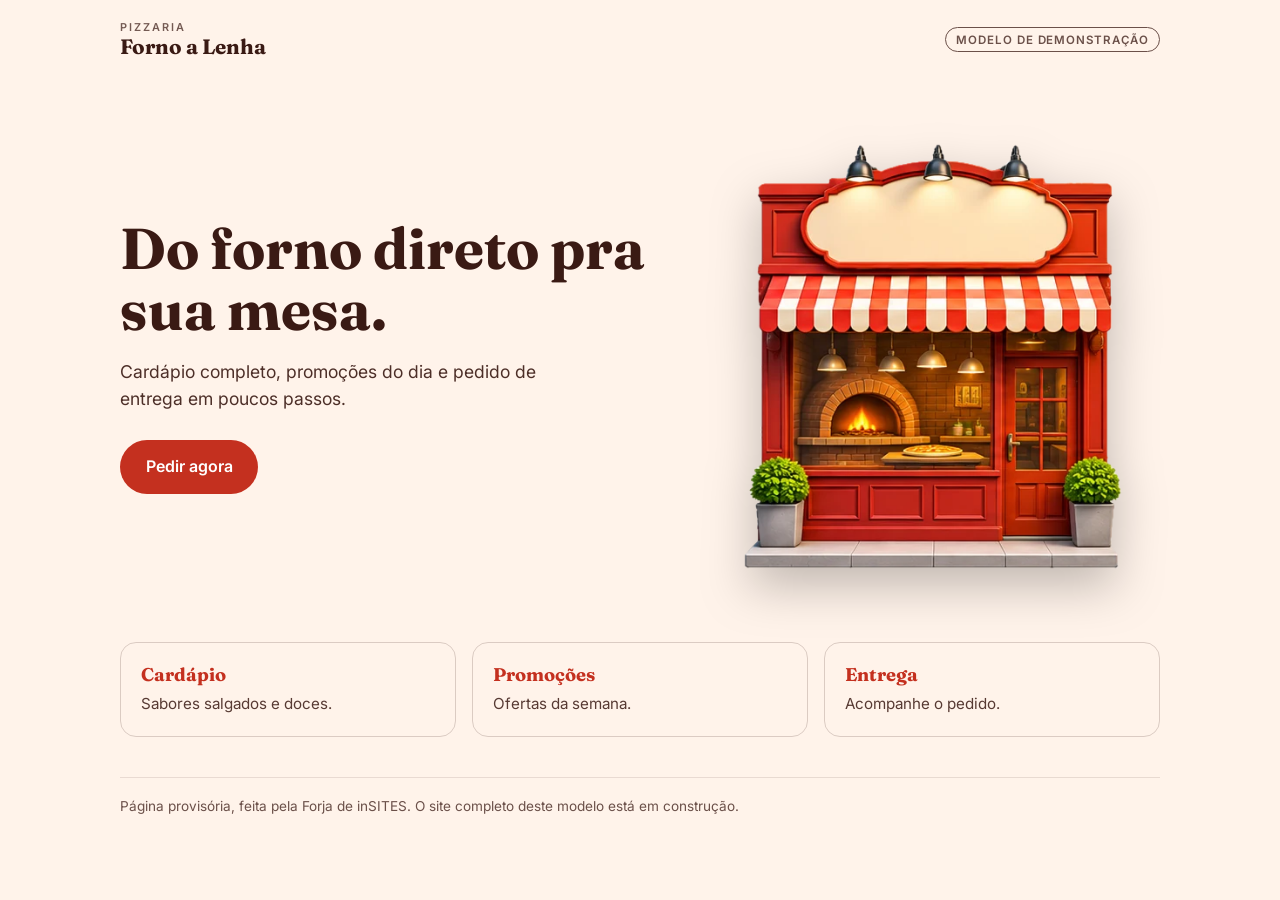
<file: pizzaria/index.html>
<!doctype html>
<html lang="pt-BR">
<head>
<meta charset="utf-8">
<meta name="viewport" content="width=device-width, initial-scale=1">
<title>Pizzaria Forno a Lenha — modelo de site</title>
<link rel="preconnect" href="https://fonts.googleapis.com"><link rel="preconnect" href="https://fonts.gstatic.com" crossorigin>
<link href="https://fonts.googleapis.com/css2?family=Fraunces:opsz,wght@9..144,700&family=Inter:wght@400;600&display=swap" rel="stylesheet">
<style>
:root{--bg:#fff3ea;--ac:#c4301f;--tx:#3a1a14;--on:#fff}
*{box-sizing:border-box}body{margin:0;background:var(--bg);color:var(--tx);font:400 1rem/1.55 Inter,system-ui,sans-serif}
.wrap{width:min(1040px,calc(100% - 40px));margin:0 auto}
header{display:flex;justify-content:space-between;align-items:center;padding:20px 0}
.logo{font:700 1.3rem Fraunces,Georgia,serif}.logo small{display:block;font:600 .68rem Inter,sans-serif;letter-spacing:.18em;text-transform:uppercase;opacity:.7}
.badge{font:600 .72rem Inter,sans-serif;letter-spacing:.08em;text-transform:uppercase;border:1px solid currentColor;border-radius:999px;padding:.4em .9em;opacity:.75}
.hero{display:grid;grid-template-columns:1.1fr .9fr;gap:32px;align-items:center;padding:clamp(24px,5vw,64px) 0}
h1{margin:0;font:700 clamp(2rem,5vw,3.6rem)/1.05 Fraunces,Georgia,serif}
.hero p{font-size:1.1rem;max-width:42ch;opacity:.9}
.cta{display:inline-block;margin-top:10px;background:var(--ac);color:var(--on);text-decoration:none;font-weight:600;border-radius:999px;padding:.9em 1.6em}
.art{display:flex;justify-content:center}.art img{width:min(100%,380px);height:auto;filter:drop-shadow(0 18px 24px rgba(0,0,0,.25))}
.feat{display:grid;grid-template-columns:repeat(auto-fit,minmax(200px,1fr));gap:16px;padding:8px 0 40px}
.feat div{border:1px solid color-mix(in srgb,var(--tx) 18%,transparent);border-radius:16px;padding:20px}
.feat h3{margin:0 0 6px;font:700 1.15rem Fraunces,Georgia,serif;color:var(--ac)}.feat p{margin:0;opacity:.85;font-size:.95rem}
footer{border-top:1px solid color-mix(in srgb,var(--tx) 15%,transparent);padding:18px 0 28px;font-size:.85rem;opacity:.75}
@media(max-width:720px){.hero{grid-template-columns:1fr}.art{order:-1}.art img{width:min(70%,260px)}}
</style>
</head>
<body>
<div class="wrap">
  <header><div class="logo"><small>Pizzaria</small>Forno a Lenha</div><span class="badge">Modelo de demonstração</span></header>
  <section class="hero">
    <div><h1>Do forno direto pra sua mesa.</h1><p>Cardápio completo, promoções do dia e pedido de entrega em poucos passos.</p><a class="cta" href="#" onclick="return false">Pedir agora</a></div>
    <div class="art"><img src="../assets/img/loja-pizzaria.webp" alt="Fachada ilustrada da loja"></div>
  </section>
  <section class="feat"><div><h3>Cardápio</h3><p>Sabores salgados e doces.</p></div><div><h3>Promoções</h3><p>Ofertas da semana.</p></div><div><h3>Entrega</h3><p>Acompanhe o pedido.</p></div></section>
  <footer>Página provisória, feita pela Forja de inSITES. O site completo deste modelo está em construção.</footer>
</div>
</body>
</html>
</file>
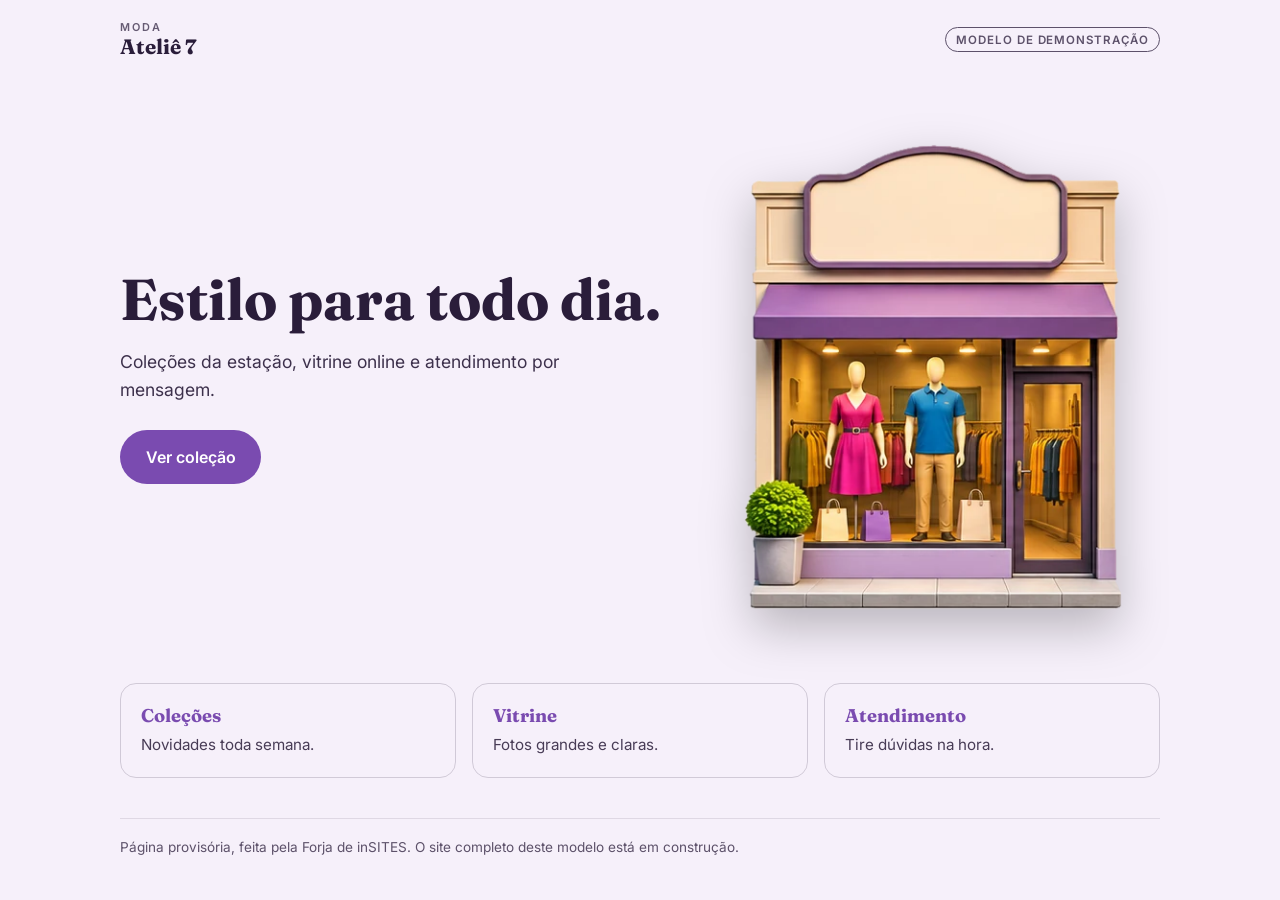
<file: roupas/index.html>
<!doctype html>
<html lang="pt-BR">
<head>
<meta charset="utf-8">
<meta name="viewport" content="width=device-width, initial-scale=1">
<title>Moda Ateliê 7 — modelo de site</title>
<link rel="preconnect" href="https://fonts.googleapis.com"><link rel="preconnect" href="https://fonts.gstatic.com" crossorigin>
<link href="https://fonts.googleapis.com/css2?family=Fraunces:opsz,wght@9..144,700&family=Inter:wght@400;600&display=swap" rel="stylesheet">
<style>
:root{--bg:#f6f0fa;--ac:#7a4bb0;--tx:#2a1d3a;--on:#fff}
*{box-sizing:border-box}body{margin:0;background:var(--bg);color:var(--tx);font:400 1rem/1.55 Inter,system-ui,sans-serif}
.wrap{width:min(1040px,calc(100% - 40px));margin:0 auto}
header{display:flex;justify-content:space-between;align-items:center;padding:20px 0}
.logo{font:700 1.3rem Fraunces,Georgia,serif}.logo small{display:block;font:600 .68rem Inter,sans-serif;letter-spacing:.18em;text-transform:uppercase;opacity:.7}
.badge{font:600 .72rem Inter,sans-serif;letter-spacing:.08em;text-transform:uppercase;border:1px solid currentColor;border-radius:999px;padding:.4em .9em;opacity:.75}
.hero{display:grid;grid-template-columns:1.1fr .9fr;gap:32px;align-items:center;padding:clamp(24px,5vw,64px) 0}
h1{margin:0;font:700 clamp(2rem,5vw,3.6rem)/1.05 Fraunces,Georgia,serif}
.hero p{font-size:1.1rem;max-width:42ch;opacity:.9}
.cta{display:inline-block;margin-top:10px;background:var(--ac);color:var(--on);text-decoration:none;font-weight:600;border-radius:999px;padding:.9em 1.6em}
.art{display:flex;justify-content:center}.art img{width:min(100%,380px);height:auto;filter:drop-shadow(0 18px 24px rgba(0,0,0,.25))}
.feat{display:grid;grid-template-columns:repeat(auto-fit,minmax(200px,1fr));gap:16px;padding:8px 0 40px}
.feat div{border:1px solid color-mix(in srgb,var(--tx) 18%,transparent);border-radius:16px;padding:20px}
.feat h3{margin:0 0 6px;font:700 1.15rem Fraunces,Georgia,serif;color:var(--ac)}.feat p{margin:0;opacity:.85;font-size:.95rem}
footer{border-top:1px solid color-mix(in srgb,var(--tx) 15%,transparent);padding:18px 0 28px;font-size:.85rem;opacity:.75}
@media(max-width:720px){.hero{grid-template-columns:1fr}.art{order:-1}.art img{width:min(70%,260px)}}
</style>
</head>
<body>
<div class="wrap">
  <header><div class="logo"><small>Moda</small>Ateliê 7</div><span class="badge">Modelo de demonstração</span></header>
  <section class="hero">
    <div><h1>Estilo para todo dia.</h1><p>Coleções da estação, vitrine online e atendimento por mensagem.</p><a class="cta" href="#" onclick="return false">Ver coleção</a></div>
    <div class="art"><img src="../assets/img/loja-roupas.webp" alt="Fachada ilustrada da loja"></div>
  </section>
  <section class="feat"><div><h3>Coleções</h3><p>Novidades toda semana.</p></div><div><h3>Vitrine</h3><p>Fotos grandes e claras.</p></div><div><h3>Atendimento</h3><p>Tire dúvidas na hora.</p></div></section>
  <footer>Página provisória, feita pela Forja de inSITES. O site completo deste modelo está em construção.</footer>
</div>
</body>
</html>
</file>
<file: css/style.css>
:root{
  --forja:#0A0B0D; --grafite:#1A1D21; --gelo:#F4F6F8; --prata:#C9CED4; --aco:#8A9099;
  --ciano:#3DE8F0; --ciano-esc:#17B5C2; --ambar:#FFB03B; --couro:#7A4B2A; --on-ciano:#04181A;
  --serif:'Fraunces',Georgia,'Times New Roman',serif;
  --sans:'Inter',system-ui,-apple-system,'Segoe UI',Roboto,sans-serif;
}
*{box-sizing:border-box}
html{scroll-behavior:smooth}
@media (prefers-reduced-motion:reduce){html{scroll-behavior:auto}}
body{margin:0;background:var(--forja);color:var(--prata);font-family:var(--sans);line-height:1.55;-webkit-font-smoothing:antialiased}
img{max-width:100%}
.sr-only{position:absolute;width:1px;height:1px;overflow:hidden;clip:rect(0 0 0 0);white-space:nowrap}
a{color:inherit}
:focus-visible{outline:3px solid var(--ciano);outline-offset:3px;border-radius:6px}

/* botões */
.btn{display:inline-flex;align-items:center;gap:.5em;border:0;border-radius:999px;padding:.7em 1.25em;font:600 .95rem/1 var(--sans);text-decoration:none;cursor:pointer;transition:background .15s,transform .15s}
.btn-cyan{background:var(--ciano);color:var(--on-ciano)}
.btn-cyan:hover{background:var(--ciano-esc)}
.btn-ghost{background:transparent;color:var(--gelo);border:1px solid rgba(244,246,248,.35)}
.btn-ghost:hover{border-color:var(--ciano);color:var(--ciano)}

/* barra superior em pílula de vidro */
.topbar{position:fixed;z-index:50;top:14px;left:50%;transform:translateX(-50%);width:min(960px,calc(100% - 24px));display:flex;align-items:center;justify-content:space-between;gap:16px;padding:8px 8px 8px 22px;border-radius:999px;background:rgba(10,11,13,.5);border:1px solid rgba(244,246,248,.18);-webkit-backdrop-filter:blur(12px);backdrop-filter:blur(12px)}
.brand{font:700 1.15rem/1 var(--serif);color:var(--gelo);text-decoration:none;letter-spacing:.01em;white-space:nowrap}
.brand b{color:var(--ciano);font-weight:800}
.brand{display:inline-flex;align-items:center;gap:10px}
.brand-face{height:30px;width:auto;display:block;filter:drop-shadow(0 1px 4px rgba(0,0,0,.45))}
.topbar{padding-left:16px}
.topbar .btn{white-space:nowrap;flex:none}
/* busca: "Qual é o seu negócio?" */
.search{position:relative;flex:1 1 auto;min-width:0;max-width:330px;margin:0 auto}
.s-open{display:none;width:38px;height:38px;border-radius:50%;border:1px solid rgba(244,246,248,.28);background:rgba(244,246,248,.08);color:var(--gelo);place-items:center;cursor:pointer;-webkit-tap-highlight-color:transparent}
.s-box{display:flex;align-items:center;gap:8px;height:38px;padding:0 6px 0 14px;border-radius:999px;background:rgba(244,246,248,.1);border:1px solid rgba(244,246,248,.24);color:var(--prata);transition:border-color .15s,background .15s}
.s-box:focus-within{border-color:var(--ciano);background:rgba(10,11,13,.82)}
.s-ico{flex:none;opacity:.8}
.s-box input{flex:1;min-width:0;height:100%;border:0;outline:0;background:none;color:var(--gelo);font:500 .9rem var(--sans)}
.s-box input::placeholder{color:rgba(244,246,248,.7)}
.s-close{display:none;flex:none;width:30px;height:30px;border:0;border-radius:50%;background:rgba(244,246,248,.12);color:var(--gelo);font-size:.8rem;cursor:pointer}
.s-res{position:absolute;left:0;right:0;top:calc(100% + 14px);min-width:min(300px,calc(100vw - 24px));max-height:min(62vh,420px);overflow:auto;padding:8px;border-radius:18px;background:#10141a;border:1px solid rgba(244,246,248,.2);box-shadow:0 18px 44px rgba(0,0,0,.55)}
.s-res[hidden]{display:none}
.sr-hd{margin:2px 8px 6px;font:700 .68rem/1 var(--sans);letter-spacing:.14em;text-transform:uppercase;color:var(--ciano)}
.sr-it{display:flex;width:100%;align-items:center;justify-content:space-between;gap:10px;padding:.72em .9em;border:0;border-radius:12px;background:none;color:var(--gelo);font:600 .95rem var(--sans);text-align:left;cursor:pointer}
.sr-it:hover,.sr-it.on{background:rgba(61,232,240,.14)}
.sr-m{font:500 .74rem var(--sans);color:var(--prata);white-space:nowrap}
.sr-none{margin:6px 8px 10px;color:var(--prata);font-size:.88rem;line-height:1.4}
.sr-wa,.sr-all{display:block;margin:4px 6px;padding:.7em 1em;border-radius:999px;text-align:center;text-decoration:none;font:700 .9rem var(--sans)}
.sr-wa{background:var(--ciano);color:var(--on-ciano)}
.sr-all{color:var(--gelo);border:1px solid rgba(244,246,248,.3)}
@media (max-width:720px){
  .search{position:static;flex:none;max-width:none;margin:0 0 0 auto}
  .s-open{display:grid}
  .s-box{display:none}
  .search.open .s-box{display:flex;position:absolute;inset:5px;z-index:3;height:auto;padding:0 6px 0 16px;background:#0f1217;border-color:var(--ciano)}
  .search.open .s-close{display:block}
  .s-res{left:0;right:0;top:calc(100% + 8px)}
}

@media (max-width:480px){.topbar{padding-left:12px;gap:8px}.brand{font-size:1rem;gap:7px}.brand-face{height:26px}.topbar .btn{padding:.65em 1em;font-size:.85rem}}

/* hero / palco */
.hero{position:relative;height:100vh;height:100svh;min-height:520px;overflow:hidden;background:#2b3a6e;user-select:none;-webkit-user-select:none}
.stage{position:absolute;inset:0;touch-action:pan-y;cursor:grab}
.stage.dragging{cursor:grabbing}
.stage .layer{position:absolute;left:0;top:0;height:100%;will-change:transform}
.sky{position:absolute;inset:0;background:linear-gradient(180deg,#26356a 0%,#5d5a98 26%,#e5806b 56%,#ffbf78 76%,#ffe3ab 100%)}
.sun{position:absolute;border-radius:50%;background:radial-gradient(circle,rgba(255,244,205,.95) 0 14%,rgba(255,214,150,.55) 30%,rgba(255,180,120,0) 68%)}
.cloud{position:absolute;border-radius:999px;background:radial-gradient(closest-side,rgba(255,205,175,.4) 55%,rgba(255,205,175,0));animation:drift linear infinite;will-change:transform}   /* borda suave sem blur (blur animado pesa no celular) */
@keyframes drift{from{transform:translateX(-30vw)}to{transform:translateX(130vw)}}
/* o filtro vai em cada prédio (pintado uma vez) e não na camada inteira que se move a cada quadro */
.far>img{filter:saturate(.55) brightness(1.04)}
.mid>img{filter:saturate(.8) brightness(.98)}
.haze{position:absolute;left:0;pointer-events:none}
.sidewalk{position:absolute;background:linear-gradient(#cfc7bb,#b8afa3)}
.sidewalk::after{content:"";position:absolute;inset:0;background:repeating-linear-gradient(90deg,rgba(0,0,0,.09) 0 2px,transparent 2px var(--tile))}
.curb{position:absolute;background:#e0dad0;box-shadow:0 3px 0 rgba(0,0,0,.25)}
.road{position:absolute;background:linear-gradient(#2c2f36,#3a3d45)}
.lane{position:absolute;background:repeating-linear-gradient(90deg,#f1d36b 0 var(--dash),transparent var(--dash) calc(var(--dash)*2));opacity:.9}
.tint{position:absolute;inset:0;pointer-events:none;background:radial-gradient(ellipse at 74% 62%,rgba(255,214,150,.28),transparent 62%);mix-blend-mode:screen}

.stage img{max-width:none;-webkit-user-drag:none;user-select:none;pointer-events:none}
.prop,.bld,.car{position:absolute;left:0;top:0}
.car{will-change:transform}   /* cada carro na sua própria camada: mover não redesenha a rua */

/* lojas */
.shop{position:absolute;padding:0;border:0;background:none;cursor:pointer;transition:filter .2s,transform .2s;-webkit-tap-highlight-color:transparent}
.shop img{width:100%;height:100%;display:block}
.shop.active{filter:drop-shadow(0 0 14px rgba(61,232,240,.75)) drop-shadow(0 0 3px rgba(61,232,240,.9));transform:translateY(-4px)}
.sign{position:absolute;display:flex;flex-direction:column;align-items:center;justify-content:center;text-align:center;line-height:1;overflow:hidden;pointer-events:none}
.sign .k{display:block;text-transform:uppercase;letter-spacing:.18em;font-weight:600;font-family:var(--sans);opacity:.85}
.sign .b{display:block;white-space:nowrap;margin-top:.18em}
.pill{position:absolute;z-index:3;transform:translate(-50%,-100%);opacity:0;pointer-events:none;transition:opacity .2s}
.pill.on{opacity:1;pointer-events:auto}
.chip{position:relative;display:inline-flex;align-items:center;gap:.45em;border:1px solid rgba(255,176,59,.7);border-radius:999px;background:rgba(10,11,13,.88);color:var(--ambar);font:700 .78rem/1 var(--sans);padding:.55em .9em;cursor:pointer;white-space:nowrap;backdrop-filter:blur(6px);box-shadow:0 4px 14px rgba(0,0,0,.35);transition:background .2s,color .2s,border-color .2s}
.chip:hover{background:rgba(255,176,59,.16)}
.chip.live{border-color:var(--ciano);color:var(--ciano)}
.chip.live:hover{background:rgba(61,232,240,.14)}
.pc{position:absolute;left:50%;bottom:calc(100% + 10px);width:min(250px,62vw);background:var(--gelo);color:var(--grafite);border-radius:14px;padding:13px 14px 14px;box-shadow:0 10px 28px rgba(0,0,0,.38);text-align:left;opacity:0;transform:translate(-50%,6px);pointer-events:none;transition:opacity .2s,transform .2s}
.pill.open .pc{opacity:1;transform:translate(-50%,0);pointer-events:auto}
.pc::after{content:"";position:absolute;left:50%;bottom:-6px;width:13px;height:13px;background:var(--gelo);transform:translateX(-50%) rotate(45deg);border-radius:2px}
.pc .dor{margin:0 0 11px;font:500 .86rem/1.35 var(--sans)}
.pc button{display:inline-flex;align-items:center;gap:.5em;border:0;border-radius:999px;background:var(--ciano);color:var(--on-ciano);font:700 .86rem/1 var(--sans);padding:.65em 1.05em;cursor:pointer}
.pc button:hover{background:var(--ciano-esc)}
/* loja sem site: apagada; ao ligar, acende */
.shop.off img{filter:grayscale(.9) brightness(.62) contrast(.95)}
.shop.off .sign{opacity:.55}
.shop img,.shop .sign{transition:filter .5s,opacity .5s}
.shop.deny{animation:deny .5s}
.shop.deny::after{content:"Site indisponível";position:absolute;left:50%;top:44%;transform:translate(-50%,-50%) rotate(-6deg);white-space:nowrap;padding:.5em .9em;border:2px solid var(--ambar);border-radius:8px;background:rgba(10,11,13,.9);color:var(--ambar);font:800 .85rem/1 var(--sans);letter-spacing:.08em;text-transform:uppercase;animation:stamp 1.5s forwards;pointer-events:none}
.shop.ignite img{animation:ignite 1s}
@keyframes deny{0%,100%{transform:translateX(0)}15%{transform:translateX(-7px)}35%{transform:translateX(6px)}55%{transform:translateX(-4px)}75%{transform:translateX(3px)}}
@keyframes stamp{0%{opacity:0;transform:translate(-50%,-50%) rotate(-6deg) scale(1.6)}18%{opacity:1;transform:translate(-50%,-50%) rotate(-6deg) scale(1)}78%{opacity:1}100%{opacity:0}}
@keyframes ignite{0%{filter:grayscale(.9) brightness(.62)}35%{filter:brightness(1.7) saturate(1.2)}100%{filter:none}}
@media (prefers-reduced-motion:reduce){.shop.deny,.shop.deny::after,.shop.ignite img{animation:none}.shop.deny::after{opacity:1}}

/* robô */
.robot{position:absolute;left:0;top:0;z-index:5;pointer-events:none;will-change:transform}
.rflip{position:absolute;left:0;top:0}
.rbob{position:absolute;left:0;top:0}
.robot.idle .rbob{animation:bob 2.4s ease-in-out infinite}
@keyframes bob{0%,100%{transform:translateY(0)}50%{transform:translateY(-3px)}}
.rframe{position:absolute;left:0;bottom:0;visibility:hidden;will-change:transform}   /* trocar de pose só mostra/esconde, sem redesenhar */
.rframe.on{visibility:visible}
.rshadow{position:absolute;border-radius:50%;background:radial-gradient(ellipse,rgba(0,0,0,.38),rgba(0,0,0,0) 70%)}
.roadbg{z-index:4}
.carsF{z-index:6}
.carsN{z-index:8}
.car img.hit{animation:carhit .45s}
@keyframes carhit{0%{translate:0 0}25%{translate:0 -6px}50%{translate:0 0}70%{translate:0 -3px}100%{translate:0 0}}

/* textos sobre o hero */
.scrim{position:absolute;z-index:9;left:0;top:0;width:min(78%,900px);height:68%;pointer-events:none;background:radial-gradient(ellipse at 14% 34%,rgba(12,16,40,.72),rgba(12,16,40,.4) 45%,rgba(12,16,40,0) 72%)}
.scrim,.hero-copy{transition:opacity .6s ease}
.hero.away .scrim,.hero.away .hero-copy{opacity:0}
.hero-copy{position:absolute;z-index:10;left:clamp(20px,5vw,72px);top:clamp(84px,13vh,132px);max-width:min(560px,86vw);color:#fff;pointer-events:none}
.eyebrow{margin:0 0 .6rem;font:600 .78rem/1 var(--sans);letter-spacing:.2em;text-transform:uppercase;color:#fff;opacity:.92;text-shadow:0 1px 8px rgba(10,11,13,.55)}
.eyebrow-cyan{color:var(--ciano);opacity:1;text-shadow:none}
.hero-copy h1{margin:0;font:700 clamp(1.9rem,4.4vw,3.9rem)/1.05 var(--serif);letter-spacing:-.01em;text-shadow:0 2px 24px rgba(10,11,13,.6)}
.lead{margin:.9rem 0 0;font-size:clamp(.95rem,1.35vw,1.15rem);max-width:46ch;text-shadow:0 1px 12px rgba(10,11,13,.7)}
.hero-copy .lead{color:#fff}

.hint{position:absolute;z-index:12;left:50%;bottom:clamp(14px,3vh,28px);transform:translateX(-50%);display:flex;gap:.7em;align-items:center;padding:.6em 1.1em;border-radius:999px;background:rgba(10,11,13,.58);border:1px solid rgba(244,246,248,.18);-webkit-backdrop-filter:blur(10px);backdrop-filter:blur(10px);color:var(--gelo);font-size:.82rem;white-space:nowrap;transition:opacity .6s;pointer-events:none}
.hint.off{opacity:0}
.hint kbd{display:inline-block;min-width:1.7em;padding:.15em .45em;margin-right:.25em;border:1px solid rgba(244,246,248,.4);border-radius:6px;font:600 .78rem var(--sans);text-align:center}
.hint-sep{opacity:.5}
.hint-touch{display:none}

.pad{position:absolute;z-index:12;left:0;right:0;bottom:max(14px,env(safe-area-inset-bottom));display:none;align-items:flex-end;justify-content:space-between;gap:10px;padding:0 14px;pointer-events:none}
.stick{pointer-events:auto;position:relative;flex:none;width:104px;height:104px;border-radius:50%;background:rgba(10,11,13,.38);border:2px solid rgba(244,246,248,.28);-webkit-backdrop-filter:blur(8px);backdrop-filter:blur(8px);touch-action:none;-webkit-tap-highlight-color:transparent;-webkit-user-select:none;user-select:none;box-shadow:0 6px 20px rgba(0,0,0,.35);transition:border-color .15s,box-shadow .15s}
.stick.held{border-color:var(--ciano);box-shadow:0 6px 20px rgba(0,0,0,.35),0 0 0 4px rgba(61,232,240,.18)}
.stick::before{content:"";position:absolute;inset:-22px;border-radius:50%}   /* área de toque maior que o desenho */
.stick-knob{position:absolute;left:50%;top:50%;width:46px;height:46px;margin:-23px 0 0 -23px;border-radius:50%;background:radial-gradient(circle at 38% 30%,#fff,#c9f8fb 38%,var(--ciano) 100%);box-shadow:0 4px 12px rgba(0,0,0,.45),inset 0 -3px 0 rgba(0,0,0,.12);transition:transform .18s cubic-bezier(.3,1.6,.5,1);pointer-events:none;will-change:transform}
.stick.held .stick-knob{transition:none}
.pad-act{pointer-events:auto;flex:1;min-width:0;max-width:176px;height:58px;margin:0 0 11px;padding:0 10px;border:0;border-radius:999px;background:var(--ciano);color:var(--on-ciano);font:800 .92rem/1.1 var(--sans);box-shadow:0 6px 18px rgba(0,0,0,.4);touch-action:manipulation;-webkit-tap-highlight-color:transparent;animation:actPulse 1.8s ease-in-out infinite}
.pad-act[hidden]{display:none}
.pad-act:active{background:var(--ciano-esc)}
.pad-act.is-on{background:#fff;color:var(--grafite);box-shadow:0 0 0 3px var(--ciano),0 6px 18px rgba(0,0,0,.4)}
@keyframes actPulse{0%,100%{transform:scale(1)}50%{transform:scale(1.04)}}
@media (prefers-reduced-motion:reduce){.pad-act{animation:none}}
.dust{position:absolute;border-radius:50%;background:radial-gradient(circle,rgba(255,236,210,.9),rgba(255,226,190,0) 70%);pointer-events:none;animation:dust .6s ease-out forwards}
@keyframes dust{from{opacity:.9;transform:translate(0,0) scale(.5)}to{opacity:0;transform:translate(var(--dx),var(--dy)) scale(2.3)}}
.shopcard{display:block;position:absolute;z-index:13;left:12px;right:12px;top:76px;padding:11px 14px 12px;border-radius:14px;background:var(--gelo);color:var(--grafite);box-shadow:0 10px 28px rgba(0,0,0,.38);opacity:0;transform:translateY(-6px);pointer-events:none;transition:opacity .2s,transform .2s;border-left:5px solid var(--ambar)}
.shopcard.on{opacity:1;transform:none}
.shopcard.is-on{border-left-color:var(--ciano-esc)}
.shopcard .sc-k{display:block;font:700 .72rem/1 var(--sans);letter-spacing:.14em;text-transform:uppercase;color:#6b7280;margin-bottom:5px}
.shopcard .sc-t{margin:0;font:500 .92rem/1.35 var(--sans)}
.shopcard .sc-b{display:none;margin-top:10px;border:0;border-radius:999px;background:var(--ciano);color:var(--on-ciano);font:700 .86rem/1 var(--sans);padding:.65em 1.05em;cursor:pointer}
.shopcard.is-on .sc-b{background:var(--grafite);color:#fff}
.pc{display:none!important}
@media (hover:hover) and (min-width:721px){
  .shopcard{left:50%;right:auto;width:min(520px,calc(100% - 24px));transform:translate(-50%,-6px)}
  .shopcard.on{transform:translate(-50%,0);pointer-events:auto}
  .shopcard .sc-b{display:inline-flex;align-items:center}
  .shopcard .sc-t{font-size:1rem}
}
@media (hover:none),(max-width:720px){
  .pad{display:flex}

  .hint-keys,.hint .hint-sep:first-of-type{display:none}
  .hint-touch{display:inline}
  .hint{font-size:.78rem;bottom:calc(max(14px,env(safe-area-inset-bottom)) + 118px)}
}
@media (max-width:720px){
  .hint span:nth-child(3){display:none}
  .hint .hint-sep{display:none}
}

/* modelos */
.models{background:var(--forja);padding:clamp(64px,10vw,120px) 0}
.wrap{width:min(1120px,calc(100% - 40px));margin:0 auto}
.models h2{margin:0;font:700 clamp(1.8rem,3.6vw,3rem)/1.08 var(--serif);color:var(--gelo);max-width:20ch}
.lead-dark{color:var(--prata);text-shadow:none}
.grid{display:grid;grid-template-columns:repeat(auto-fill,minmax(230px,1fr));gap:18px;margin-top:clamp(28px,4vw,48px)}
.card{display:flex;flex-direction:column;background:var(--grafite);border:1px solid rgba(244,246,248,.1);border-radius:18px;overflow:hidden;transition:border-color .2s,transform .2s}
.card:hover{border-color:rgba(61,232,240,.6);transform:translateY(-3px)}
.card-img{display:flex;align-items:flex-end;justify-content:center;height:210px;padding:18px 18px 0;background:#23272d}
.card-img img{max-height:100%;width:auto;object-fit:contain}
.card-body{padding:16px 18px 18px;display:flex;flex-direction:column;gap:6px;flex:1}
.card .k{font:600 .72rem/1 var(--sans);letter-spacing:.16em;text-transform:uppercase;color:var(--aco)}
.card h3{margin:0;font:700 1.25rem/1.15 var(--serif);color:var(--gelo)}
.card p{margin:0;font-size:.9rem;color:var(--prata);flex:1}
.card .btn{align-self:flex-start;margin-top:8px;padding:.6em 1.05em;font-size:.88rem}
.badge{display:inline-block;margin-left:.5em;padding:.2em .6em;border-radius:999px;border:1px solid rgba(255,176,59,.55);color:var(--ambar);font:600 .66rem/1.2 var(--sans);letter-spacing:.08em;text-transform:uppercase;vertical-align:middle}
.note{margin:28px 0 0;font-size:.85rem;color:var(--aco)}
.foot{border-top:1px solid rgba(244,246,248,.1);padding:26px 0;background:var(--forja)}
.foot .wrap{display:flex;justify-content:space-between;gap:16px;flex-wrap:wrap;align-items:center}
.foot-brand{font:700 1.05rem var(--serif);color:var(--gelo)}
.foot-brand b{color:var(--ciano)}
.foot-note{font-size:.85rem;color:var(--aco)}

/* janela da prévia (parece uma janela de navegador, como a cabeça do robô) */
.modal{position:fixed;inset:0;z-index:100;display:flex;align-items:center;justify-content:center;padding:clamp(10px,3vw,40px)}
.modal[hidden]{display:none}
.modal-backdrop{position:absolute;inset:0;background:rgba(5,8,12,.55);opacity:0;transition:opacity .25s}
.win{position:relative;width:min(1100px,100%);height:min(760px,100%);display:flex;flex-direction:column;background:var(--grafite);border:2px solid var(--ciano);border-radius:16px;overflow:hidden;box-shadow:0 0 0 1px rgba(61,232,240,.25),0 30px 80px rgba(0,0,0,.55),0 0 40px rgba(61,232,240,.25);opacity:0;transform:translateY(14px) scale(.94);transition:opacity .25s,transform .28s cubic-bezier(.2,.9,.3,1.2)}
.modal.open .modal-backdrop{opacity:1}
.modal.open .win{opacity:1;transform:none}
.win-bar{display:flex;align-items:center;gap:12px;padding:10px 12px 10px 16px;background:#14171b;border-bottom:1px solid rgba(244,246,248,.12)}
.dots{display:inline-flex;gap:7px}
.dots i{width:12px;height:12px;border-radius:50%;background:#e8564a}
.dots i:nth-child(2){background:#f2c230}
.dots i:nth-child(3){background:#37c75c}
.win-title{flex:1;min-width:0;overflow:hidden;text-overflow:ellipsis;white-space:nowrap;color:var(--gelo);font:600 .92rem var(--sans)}
.win-open{color:var(--ciano);font:600 .85rem var(--sans);text-decoration:none;white-space:nowrap}
.win-open:hover{text-decoration:underline}
.win-close{width:34px;height:34px;border-radius:50%;border:1px solid rgba(244,246,248,.28);background:transparent;color:var(--gelo);font-size:1rem;cursor:pointer}
.win-close:hover{background:var(--ciano);color:var(--on-ciano);border-color:var(--ciano)}
.win iframe{flex:1;width:100%;border:0;background:#fff}
@media (max-width:560px){.win-open{display:none}}

/* dor / solução nos cartões e na janela */
.card .cd,.card .cs{flex:none;font-size:.86rem;line-height:1.4}
.card .cd{color:var(--prata)}
.card .cs{color:var(--gelo)}
.card p b{display:block;margin-bottom:2px;font:700 .62rem/1 var(--sans);letter-spacing:.16em;text-transform:uppercase}
.card .cd b{color:var(--ambar)}.card .cs b{color:var(--ciano)}
.win-strip{display:grid;grid-template-columns:1fr 1fr;gap:1px;background:rgba(244,246,248,.12);border-bottom:1px solid rgba(244,246,248,.12)}
.win-strip p{margin:0;padding:10px 16px;background:#14171b;font-size:.82rem;line-height:1.35;color:var(--prata)}
.win-strip b{display:block;margin-bottom:3px;font:700 .62rem/1 var(--sans);letter-spacing:.16em;text-transform:uppercase}
.win-strip p:first-child b{color:var(--ambar)}.win-strip p:last-child b{color:var(--ciano)}
@media (max-width:560px){.win-strip{grid-template-columns:1fr}.win-strip p{padding:8px 14px;font-size:.78rem}}

/* seções narrativas */
section[id]{scroll-margin-top:84px}
.band{background:var(--grafite);padding:clamp(56px,9vw,104px) 0}
.band h2,.about h2,.contact h2{margin:0;font:700 clamp(1.8rem,3.6vw,3rem)/1.08 var(--serif);color:var(--gelo);max-width:22ch}
.trio,.steps{display:grid;grid-template-columns:repeat(auto-fit,minmax(230px,1fr));gap:18px;margin:clamp(28px,4vw,44px) 0 0;padding:0;list-style:none}
.trio article,.steps li{background:var(--forja);border:1px solid rgba(244,246,248,.1);border-radius:18px;padding:22px}
.trio h3,.steps h3{margin:12px 0 6px;font:700 1.2rem/1.15 var(--serif);color:var(--gelo)}
.trio p,.steps p{margin:0;font-size:.95rem;color:var(--prata)}
.num{display:inline-grid;place-items:center;width:34px;height:34px;border-radius:50%;background:var(--ciano);color:var(--on-ciano);font:800 .95rem var(--sans)}
.about{background:var(--forja);padding:clamp(56px,9vw,104px) 0}
.about-grid{display:grid;grid-template-columns:minmax(220px,340px) 1fr;gap:clamp(28px,5vw,64px);align-items:center}
.about p{font-size:1.05rem;max-width:56ch}
.about .about-text{color:var(--gelo);font-size:1.15rem}
.photo{aspect-ratio:4/5;border:2px dashed rgba(61,232,240,.55);border-radius:22px;display:grid;place-items:center;color:var(--aco);font:600 .9rem var(--sans);letter-spacing:.06em;background:var(--grafite);overflow:hidden}
.photo.has{border:0}.photo img{width:100%;height:100%;object-fit:cover}
mark{background:rgba(255,176,59,.16);color:var(--ambar);border-radius:6px;padding:.05em .35em}
.contact{background:var(--grafite);padding:clamp(64px,10vw,120px) 0;text-align:center}
.contact h2{margin:0 auto}.contact .lead{margin:1rem auto 1.6rem}
.btn-lg{padding:1em 1.8em;font-size:1.05rem}
.btn.is-off{background:transparent;color:var(--aco);border:1px solid rgba(244,246,248,.25);cursor:default;pointer-events:none}
@media (max-width:720px){.about-grid{grid-template-columns:1fr}.photo{max-width:260px}}

/* ---------- abertura ---------- */
.intro{--u:min(1vh,1.2vw);--rh:calc(var(--u)*46);--rw:calc(var(--rh)*.62);--sh:calc(var(--u)*42);--sw:calc(var(--sh)*.872);--ground:24%;
  position:fixed;inset:0;z-index:300;overflow:hidden;transition:opacity .5s,backdrop-filter .5s}
.intro.start{background:rgba(10,11,13,.5);backdrop-filter:blur(7px) saturate(1.1);-webkit-backdrop-filter:blur(7px) saturate(1.1)}
.intro.play{background:#0A0B0D}
.intro.out{opacity:0;pointer-events:none}
.in-card{position:absolute;left:50%;top:50%;transform:translate(-50%,-50%);width:min(560px,88vw);text-align:center;padding:clamp(24px,5vw,44px);border:1px solid rgba(61,232,240,.4);border-radius:24px;background:rgba(10,11,13,.78);box-shadow:0 20px 60px rgba(0,0,0,.5);transition:opacity .3s,transform .3s}
.intro.play .in-card{opacity:0;pointer-events:none;transform:translate(-50%,-46%)}
.in-eyebrow{margin:0 0 14px;font:700 1.05rem/1 var(--serif);color:var(--gelo);letter-spacing:.02em}
.in-eyebrow b{color:var(--ciano);font-weight:800}
.in-title{margin:0;font:700 clamp(1.7rem,4.6vw,2.6rem)/1.1 var(--serif);color:var(--gelo)}
.in-sub{margin:12px 0 26px;color:var(--prata);font-size:1rem}
.in-go{display:inline-flex;align-items:center;gap:.6em;border:0;border-radius:999px;background:var(--ciano);color:var(--on-ciano);font:800 1.1rem/1 var(--sans);padding:1em 2em;cursor:pointer;box-shadow:0 0 0 0 rgba(61,232,240,.6);animation:goPulse 2s infinite}
.in-go:hover{background:var(--ciano-esc)}
@keyframes goPulse{0%{box-shadow:0 0 0 0 rgba(61,232,240,.55)}70%{box-shadow:0 0 0 16px rgba(61,232,240,0)}100%{box-shadow:0 0 0 0 rgba(61,232,240,0)}}
.in-skip{position:absolute;right:max(16px,3vw);top:max(16px,3vh);z-index:5;border:1px solid rgba(244,246,248,.35);border-radius:999px;background:rgba(10,11,13,.6);color:var(--gelo);font:600 .9rem/1 var(--sans);padding:.65em 1.1em;cursor:pointer}
.in-skip:hover{border-color:var(--ciano);color:var(--ciano)}

.in-scene{position:absolute;inset:0;opacity:0;visibility:hidden;transition:opacity .4s}
.intro.play .in-scene{opacity:1;visibility:visible}
.sc-sky{position:absolute;inset:0;background:linear-gradient(180deg,#26356a 0%,#5d5a98 26%,#e5806b 56%,#ffbf78 76%,#ffe3ab 100%)}
.sc-pred{position:absolute;bottom:var(--ground);height:calc(var(--rh)*1.25);width:auto;opacity:.55;filter:saturate(.7)}
.sc-walk{position:absolute;left:0;right:0;bottom:6%;height:calc(var(--ground) - 6%);background:linear-gradient(#cfc7bb,#b8afa3)}
.sc-road{position:absolute;left:0;right:0;bottom:0;height:6%;background:linear-gradient(#2c2f36,#3a3d45)}
.sc-shop{position:absolute;bottom:calc(var(--ground) - 1.5%);width:auto;filter:grayscale(.9) brightness(.62)}
.sc-shop-a{right:5vw;height:var(--sh);transition:filter .6s}
.sc-shop-b{left:34%;height:calc(var(--sh)*.78);opacity:.9}
.in-scene[data-step="2"] .sc-shop-a,.in-scene[data-step="3"] .sc-shop-a,.in-scene[data-step="4"] .sc-shop-a,.in-scene[data-step="5"] .sc-shop-a{filter:drop-shadow(0 0 18px rgba(61,232,240,.8)) drop-shadow(0 0 4px rgba(61,232,240,.9));animation:scIgnite 1s}
@keyframes scIgnite{0%{filter:grayscale(.9) brightness(.62)}35%{filter:brightness(1.8) saturate(1.2)}100%{filter:drop-shadow(0 0 18px rgba(61,232,240,.8)) drop-shadow(0 0 4px rgba(61,232,240,.9))}}

.sc-chip{position:absolute;right:calc(5vw + var(--sw)/2);bottom:calc(var(--ground) + var(--sh) + 6px);transform:translateX(50%) scale(.6);opacity:0;transition:.35s;border:1px solid var(--ciano);border-radius:999px;background:rgba(10,11,13,.9);color:var(--ciano);font:700 clamp(.78rem,1.6vw,1rem)/1 var(--sans);padding:.55em 1em;white-space:nowrap}
.in-scene[data-step="2"] .sc-chip,.in-scene[data-step="3"] .sc-chip{opacity:1;transform:translateX(50%) scale(1)}
.in-scene[data-step="4"] .sc-chip,.in-scene[data-step="5"] .sc-chip{opacity:0}

.sc-robot{position:absolute;left:5vw;bottom:calc(var(--ground) - 3%);width:var(--rw);height:var(--rh);transition:left 1.5s linear}
.sc-robot img{position:absolute;bottom:0;left:50%;height:100%;width:auto;max-width:none;transform:translateX(-50%);opacity:0}
.sc-robot[data-pose="triste"] img[data-p="triste"],.sc-robot[data-pose="pensativo"] img[data-p="pensativo"],.sc-robot[data-pose="feliz"] img[data-p="feliz"],
.sc-robot[data-pose="comemorando"] img[data-p="comemorando"],.sc-robot[data-pose="andando-1"] img[data-p="andando-1"],.sc-robot[data-pose="andando-2"] img[data-p="andando-2"],
.sc-robot[data-pose="andando-3"] img[data-p="andando-3"],.sc-robot[data-pose="andando-4"] img[data-p="andando-4"]{opacity:1}
.sc-robot[data-pose^="andando"] img{height:calc(100% * .96)}
.sc-robot[data-pose="comemorando"]{animation:scJump .5s ease-in-out infinite alternate}
@keyframes scJump{from{transform:translateY(0)}to{transform:translateY(calc(var(--u)*-3))}}
.in-scene[data-step="3"] .sc-robot,.in-scene[data-step="4"] .sc-robot,.in-scene[data-step="5"] .sc-robot{left:calc(100vw - 5vw - var(--sw) - var(--rw)*.9)}

.w-bar{display:flex;gap:5px;padding:7px 10px;background:#14171b;border-bottom:1px solid rgba(244,246,248,.12)}
.w-bar i{width:8px;height:8px;border-radius:50%;background:#555b63}.w-bar i:nth-child(1){background:#ff5f57}.w-bar i:nth-child(2){background:#febc2e}.w-bar i:nth-child(3){background:#28c840}
.w-body{display:flex;flex-direction:column;align-items:center;gap:4px;padding:12px 16px;color:var(--gelo);font:600 .85rem/1.2 var(--sans)}
.sc-err,.sc-win{position:absolute;border:2px solid var(--ciano);border-radius:12px;background:#0f1216;overflow:hidden;box-shadow:0 10px 30px rgba(0,0,0,.45);opacity:0;transform:translateY(8px) scale(.9);transition:.35s}
.sc-err{left:50%;bottom:calc(100% + 4px);margin-left:calc(var(--rw)*-.15);width:clamp(130px,19vw,200px);border-color:var(--ambar)}
.w-x{display:grid;place-items:center;width:30px;height:30px;border-radius:50%;background:var(--ambar);color:#1a1004;font-weight:800}
.in-scene[data-step="1"] .sc-err{opacity:1;transform:none}
.sc-win{right:calc(5vw + var(--sw)/2);margin-right:calc(clamp(140px,20vw,220px)/-2);bottom:calc(var(--ground) + var(--sh)*.55);width:clamp(140px,20vw,220px);z-index:4}
.w-ok{display:grid;place-items:center;width:38px;height:38px;border-radius:50%;background:var(--ciano);color:var(--on-ciano);font-weight:800;font-size:1.1rem}
.w-body small{color:var(--prata);font-weight:500}
.in-scene[data-step="4"] .sc-win,.in-scene[data-step="5"] .sc-win{opacity:1;transform:none}
.sc-confetti{position:absolute;inset:0;pointer-events:none;overflow:hidden}
.sc-confetti span{position:absolute;bottom:34%;width:9px;height:14px;border-radius:2px;opacity:0;animation:scConf 1.6s ease-out forwards}
@keyframes scConf{0%{opacity:1;transform:translate(0,0) rotate(0)}100%{opacity:0;transform:translate(var(--dx),var(--dy)) rotate(var(--r))}}
.sc-cap{position:absolute;left:50%;bottom:max(3.5vh,18px);transform:translateX(-50%) translateY(6px);margin:0;width:min(92vw,720px);text-align:center;font:700 clamp(1.15rem,3vw,1.9rem)/1.2 var(--serif);color:var(--gelo);text-shadow:0 2px 12px rgba(0,0,0,.7);opacity:0;transition:opacity .3s,transform .3s;z-index:3}
.sc-cap.on{opacity:1;transform:translateX(-50%)}
@media (max-aspect-ratio:1/1){
  .intro{--rh:56vw;--sh:47vw;--ground:30%}
  .sc-shop-b{display:none}
  .sc-robot{left:2vw}
  .sc-shop-a{right:3vw}
  .in-scene[data-step="3"] .sc-robot,.in-scene[data-step="4"] .sc-robot,.in-scene[data-step="5"] .sc-robot{left:calc(100vw - 3vw - var(--sw) - var(--rw)*.9)}
  .sc-chip{right:calc(3vw + var(--sw)/2)}.sc-win{right:calc(3vw + var(--sw)/2)}
}
@media (prefers-reduced-motion:reduce){.sc-robot{transition:none}.in-go{animation:none}}

/* ---------- robô companheiro ---------- */
.buddy{position:fixed;left:0;bottom:0;z-index:60;width:clamp(92px,14vh,150px);height:clamp(112px,19vh,190px);pointer-events:none;opacity:0;visibility:hidden;transition:opacity .35s,visibility .35s;will-change:transform}
.buddy.show{opacity:1;visibility:visible}
.b-hop,.b-flip{position:absolute;inset:0;transition:transform .15s}
.b-hop.hopping{animation:bHop .6s cubic-bezier(.3,.7,.4,1)}
@keyframes bHop{0%{transform:translateY(0) scale(1,1)}18%{transform:translateY(0) scale(1.08,.9)}50%{transform:translateY(-34px) scale(.96,1.06)}82%{transform:translateY(0) scale(1.06,.93)}100%{transform:translateY(0) scale(1,1)}}
.buddy img{position:absolute;bottom:2px;left:50%;height:100%;width:auto;max-width:none;transform:translateX(-50%);opacity:0;pointer-events:none;filter:drop-shadow(0 6px 8px rgba(0,0,0,.35))}
.buddy img.on{opacity:1;pointer-events:auto;cursor:grab;touch-action:none;-webkit-user-select:none;user-select:none}
.buddy.dragging img.on{cursor:grabbing}
.b-fl{position:absolute;opacity:0;pointer-events:none;transform-origin:50% 0;border-radius:45% 45% 50% 50%/12% 12% 88% 88%;background:linear-gradient(to bottom,#fff 0,#ffe9a8 18%,#ffb03b 48%,rgba(255,96,30,.55) 78%,rgba(255,60,0,0));filter:blur(.4px);animation:bFl .09s linear infinite alternate}
@keyframes bFl{from{scale:1 .86}to{scale:.9 1.1}}
.buddy-toggle{position:fixed;right:max(12px,2vw);bottom:max(12px,2vh);z-index:61;border:1px solid rgba(244,246,248,.25);border-radius:999px;background:rgba(10,11,13,.7);color:var(--prata);font:600 .72rem/1 var(--sans);padding:.6em .9em;cursor:pointer;opacity:.7;transition:opacity .2s,border-color .2s;-webkit-backdrop-filter:blur(8px);backdrop-filter:blur(8px)}
.buddy-toggle:hover,.buddy-toggle:focus-visible{opacity:1;border-color:var(--ciano);color:var(--ciano)}
@media (max-width:600px){.buddy-toggle{left:max(12px,2vw);right:auto;bottom:max(12px,1.5vh)}}
@media (prefers-reduced-motion:reduce){.b-hop.hopping{animation:none}}

/* celular: mini robô sobre a pista de progresso (5 pontos = as 5 seções) */
.ptrack{position:fixed;left:0;right:0;bottom:0;z-index:59;height:calc(40px + env(safe-area-inset-bottom));pointer-events:none;opacity:0;visibility:hidden;transition:opacity .35s,visibility .35s;background:linear-gradient(to top,rgba(10,11,13,.82),rgba(10,11,13,.5) 60%,rgba(10,11,13,0))}
.ptrack.on{opacity:1;visibility:visible}
.pt-line{position:absolute;left:34px;right:34px;bottom:calc(21px + env(safe-area-inset-bottom));height:3px;border-radius:3px;background:rgba(244,246,248,.25);overflow:hidden}
@media (max-width:720px){.pt-line{left:max(34px,10vw);right:max(34px,10vw)}}
.pt-fill{position:absolute;left:0;top:0;bottom:0;width:0;background:linear-gradient(90deg,var(--ciano-esc),var(--ciano));border-radius:3px}
.pt-dot{position:absolute;bottom:calc(8px + env(safe-area-inset-bottom));width:56px;margin-left:-28px;height:30px;padding:0;border:0;background:none;color:rgba(244,246,248,.62);font:600 .58rem/1 var(--sans);letter-spacing:.02em;pointer-events:auto;-webkit-tap-highlight-color:transparent;display:flex;flex-direction:column;align-items:center;justify-content:flex-end;gap:0}
.pt-dot i{position:absolute;left:50%;bottom:11px;width:11px;height:11px;margin-left:-5.5px;border-radius:50%;background:#2a2f38;border:2px solid rgba(244,246,248,.55);transition:background .2s,border-color .2s,transform .2s}
.pt-dot span{position:relative;white-space:nowrap}
.pt-dot.past i{background:var(--ciano);border-color:var(--ciano)}
.pt-dot.past{color:var(--gelo)}
.pt-dot.here i{transform:scale(1.35);box-shadow:0 0 0 4px rgba(61,232,240,.28)}
.buddy.mini{width:46px;height:62px;bottom:calc(19px + env(safe-area-inset-bottom));z-index:60}
.buddy.mini img{bottom:0;filter:drop-shadow(0 3px 4px rgba(0,0,0,.4))}
.buddy.mini img.on{cursor:pointer}
@keyframes bHopMini{0%{transform:translateY(0) scale(1,1)}18%{transform:translateY(0) scale(1.08,.9)}50%{transform:translateY(-14px) scale(.96,1.06)}82%{transform:translateY(0) scale(1.06,.93)}100%{transform:translateY(0) scale(1,1)}}
.buddy.mini .b-hop.hopping{animation-name:bHopMini}
body.mini-on .buddy-toggle{left:auto;right:8px;bottom:calc(46px + env(safe-area-inset-bottom));font-size:.64rem;padding:.5em .75em;opacity:.78}
body.mini-on .foot{padding-bottom:calc(58px + env(safe-area-inset-bottom))}


/* Abertura em vídeo */
.in-film{position:absolute;inset:0;background:#000;opacity:0;visibility:hidden;transition:opacity .5s}
.intro.film .in-film{opacity:1;visibility:visible}
.intro.film .in-scene{visibility:hidden}
.film-stage{--fw:min(100vw,177.78vh);position:absolute;left:50%;top:50%;width:var(--fw);height:calc(var(--fw)*.5625);transform:translate(-50%,-50%);overflow:hidden}
.film-vid{width:100%;height:100%;display:block;object-fit:cover;background:#000}
.film-cap{z-index:3;text-shadow:0 2px 18px rgba(0,0,0,.85),0 0 4px rgba(0,0,0,.7)}
.film-err{position:absolute;left:50.5%;top:12.5%;width:34%;border:1.5px solid rgba(255,96,84,.9);border-radius:calc(var(--fw)*.008);background:rgba(8,12,18,.72);-webkit-backdrop-filter:blur(6px);backdrop-filter:blur(6px);box-shadow:0 0 calc(var(--fw)*.02) rgba(255,96,84,.45),inset 0 0 calc(var(--fw)*.012) rgba(255,96,84,.18);color:var(--gelo);opacity:0;transform:scale(.94);pointer-events:none;overflow:hidden}
.film-err.on{animation:feIn .5s steps(1,end) forwards}
.film-err:not(.on){transition:opacity .35s}
.film-err::after{content:"";position:absolute;inset:0;background:repeating-linear-gradient(0deg,rgba(255,255,255,.05) 0 1px,transparent 1px 4px);pointer-events:none}
.fe-bar{display:flex;gap:calc(var(--fw)*.0045);padding:calc(var(--fw)*.007) calc(var(--fw)*.01);border-bottom:1px solid rgba(255,96,84,.35)}
.fe-bar i{width:calc(var(--fw)*.0065);height:calc(var(--fw)*.0065);border-radius:50%;background:rgba(244,246,248,.35)}
.fe-body{display:grid;justify-items:center;gap:calc(var(--fw)*.005);padding:calc(var(--fw)*.014) calc(var(--fw)*.012) calc(var(--fw)*.016);text-align:center}
.fe-x{display:grid;place-items:center;width:calc(var(--fw)*.032);height:calc(var(--fw)*.032);border-radius:50%;background:#FF6054;color:#fff;font:800 calc(var(--fw)*.019)/1 var(--sans)}
.fe-body b{font:700 calc(var(--fw)*.0185)/1.15 var(--serif)}
.fe-body small{font:500 calc(var(--fw)*.0115)/1.3 var(--sans);color:var(--prata)}
@keyframes feIn{0%{opacity:0;transform:scale(.94)}12%{opacity:1;transform:scale(1)}20%{opacity:.25}32%{opacity:1}44%{opacity:.5;transform:translateX(calc(var(--fw)*.004))}56%,100%{opacity:1;transform:scale(1)}}
/* pop-ups do filme e botão que "liga" o site depois da pausa */
.film-chip,.film-order{position:absolute;left:50%;top:5.5%;display:flex;align-items:center;gap:calc(var(--fw)*.008);padding:calc(var(--fw)*.008) calc(var(--fw)*.016);border:1.5px solid var(--ciano);border-radius:999px;background:rgba(8,12,18,.78);-webkit-backdrop-filter:blur(6px);backdrop-filter:blur(6px);color:var(--ciano);box-shadow:0 0 calc(var(--fw)*.025) rgba(61,232,240,.45);font:700 calc(var(--fw)*.0165)/1 var(--sans);white-space:nowrap;opacity:0;transform:translateY(calc(var(--fw)*-.012)) scale(.9);transition:opacity .4s,transform .4s;pointer-events:none}
.film-chip.on,.film-order.on{opacity:1;transform:none}
.film-order{border-radius:calc(var(--fw)*.012);padding:calc(var(--fw)*.009) calc(var(--fw)*.016) calc(var(--fw)*.009) calc(var(--fw)*.01);color:var(--gelo);border-color:rgba(61,232,240,.8)}
.film-order b{display:block;font:700 calc(var(--fw)*.0175)/1.1 var(--serif)}
.film-order small{display:block;margin-top:calc(var(--fw)*.003);font:500 calc(var(--fw)*.0115)/1.2 var(--sans);color:var(--prata)}
.fo-ok{display:grid;place-items:center;flex:none;width:calc(var(--fw)*.03);height:calc(var(--fw)*.03);border-radius:50%;background:var(--ciano);color:var(--on-ciano);font:800 calc(var(--fw)*.0175)/1 var(--sans)}
.film-on{position:absolute;left:50%;bottom:calc(max(3.5vh,18px) + clamp(3.6rem,9vh,5.6rem));z-index:5;transform:translateX(-50%) scale(.85);opacity:0;display:inline-flex;align-items:center;gap:.6em;border:0;border-radius:999px;background:var(--ciano);color:var(--on-ciano);font:800 clamp(1.05rem,2.6vw,1.45rem)/1 var(--sans);padding:.95em 1.9em;cursor:pointer;box-shadow:0 0 0 0 rgba(61,232,240,.6),0 12px 34px rgba(0,0,0,.5);transition:opacity .35s,transform .35s;animation:goPulse 1.8s infinite}
.film-on[hidden]{display:none}
.film-on.on{opacity:1;transform:translateX(-50%) scale(1)}
.film-on:hover{background:var(--ciano-esc)}
.intro.lit .film-stage{animation:litPulse .7s linear}
@keyframes litPulse{0%{filter:none}18%{filter:brightness(1.9) saturate(1.2)}34%{filter:brightness(.8)}52%{filter:brightness(1.5)}100%{filter:none}}
@media (max-width:720px){.film-chip,.film-order{--fw:calc(min(100vw,177.78vh)*1.8)}.film-err{--fw:calc(min(100vw,177.78vh)*1.55);width:48%;left:48%}}
@media (prefers-reduced-motion:reduce){.film-on{animation:none}.intro.lit .film-stage{animation:none}}
.film-flash{position:absolute;inset:0;z-index:4;background:radial-gradient(circle at 50% 55%,#fff 0,#d8fbff 38%,rgba(61,232,240,.95) 100%);opacity:0;pointer-events:none}
.film-flash.on{animation:filmFlash .4s ease-in forwards}
@keyframes filmFlash{from{opacity:0}to{opacity:1}}
@media (prefers-reduced-motion:reduce){.film-err.on{animation:none;opacity:1;transform:none}}

.in-sound{position:absolute;left:max(16px,3vw);top:max(16px,3vh);z-index:5;display:none;border:1px solid rgba(244,246,248,.35);border-radius:999px;background:rgba(10,11,13,.6);color:var(--gelo);font:600 .9rem/1 var(--sans);padding:.65em 1.1em;cursor:pointer;-webkit-backdrop-filter:blur(6px);backdrop-filter:blur(6px)}
.intro.film .in-sound{display:block}
.in-sound:hover,.in-sound:focus-visible{border-color:var(--ciano);color:var(--ciano)}

/* celular: menos coisa na tela */
@media (hover:none),(max-width:720px){
  .topbar > .btn{display:none}
  .hint{display:none}
  .topbar{gap:8px}
  .brand{min-width:0;font-size:1rem}
  .hero-copy{top:clamp(82px,12.5vh,104px)}
  .hero-copy h1{font-size:clamp(1.55rem,7.2vw,2rem)}
  .hero-copy .lead{font-size:.86rem;line-height:1.38;max-width:30ch;margin-top:.55rem}
}

/* robô escalando e derrapando na lateral de um bloco: faíscas */
.b-sp{position:absolute;left:80%;bottom:40%;width:6px;height:6px;margin:0;border-radius:50%;background:#ffd36a;box-shadow:0 0 6px 2px rgba(255,160,40,.85);opacity:0;pointer-events:none;z-index:3}
.buddy.sliding .b-sp{animation:bSp .45s ease-out infinite}
.buddy.sliding.wall-l .b-sp{left:20%;--dx:14px}
.buddy .b-sp:nth-of-type(2){bottom:48%;width:3px;height:3px}.buddy .b-sp:nth-of-type(3){bottom:34%}.buddy .b-sp:nth-of-type(4){bottom:56%;width:3px;height:3px}
.buddy .b-sp:nth-of-type(5){bottom:28%;width:5px;height:5px}.buddy .b-sp:nth-of-type(6){bottom:44%;width:3px;height:3px}.buddy .b-sp:nth-of-type(7){bottom:52%}
.b-sp{--dx:-14px}
@keyframes bSp{0%{opacity:1;transform:translate(0,0) scale(1)}100%{opacity:0;transform:translate(var(--dx),26px) scale(.4)}}
@media (prefers-reduced-motion:reduce){.buddy.sliding .b-sp{animation:none}}

/* ---- palco (A solução) ---- */
.palco{margin-top:clamp(28px,4vw,48px);display:flex;flex-direction:column;gap:0}
.pl-row{display:flex;gap:10px;overflow-x:auto;padding:clamp(86px,13vh,160px) 4px 12px;scrollbar-width:none;-webkit-overflow-scrolling:touch}
.pl-row::-webkit-scrollbar{display:none}
.pl-chip{flex:none;display:flex;flex-direction:column;align-items:center;gap:6px;width:92px;padding:8px 6px 9px;border-radius:14px;border:1px solid rgba(244,246,248,.14);background:var(--grafite);color:var(--prata);font:600 .74rem/1.1 var(--sans);cursor:pointer;transition:border-color .2s,background .2s,transform .2s}
.pl-chip img{height:46px;width:auto;max-width:100%;object-fit:contain}
.pl-chip.on,.pl-pk.on{border-color:var(--ciano);background:#202a2e;color:var(--gelo)}
.pl-chip:hover,.pl-pk:hover{transform:translateY(-2px)}
.pl-screen{display:grid;grid-template-columns:minmax(0,1.1fr) minmax(0,1fr);gap:0;border:1px solid rgba(244,246,248,.12);border-radius:22px;overflow:hidden;background:var(--grafite)}
.pl-img{display:flex;align-items:flex-end;justify-content:center;min-height:300px;padding:26px 26px 0;background:radial-gradient(ellipse at 50% 100%,#2c3a40,#1d2227 70%)}
.pl-img img{max-height:320px;max-width:100%;width:auto;object-fit:contain}
.pl-txt{padding:clamp(20px,3vw,36px);display:flex;flex-direction:column;gap:10px;justify-content:center}
.pl-txt .k{margin:0;font:600 .74rem/1 var(--sans);letter-spacing:.16em;text-transform:uppercase;color:var(--aco)}
.pl-txt h3{margin:0;font:700 clamp(1.5rem,3vw,2.1rem)/1.1 var(--serif);color:var(--gelo)}
.pl-txt p{margin:0;color:var(--prata)}
.pl-txt .dor{font-size:.95rem}.pl-txt .sol{color:var(--gelo);font-weight:600}
.pl-badge{display:inline-flex;align-items:center;gap:8px;font:600 .8rem var(--sans);color:var(--ciano)}
.pl-badge i{width:9px;height:9px;border-radius:50%;background:currentColor;box-shadow:0 0 10px currentColor}
.pl-slide.on .pl-badge i{animation:plBlink .9s 2}
/* carrossel de negócios */
.pl-car{position:relative}
.pl-track{display:flex;gap:14px;overflow-x:auto;scroll-snap-type:x mandatory;scrollbar-width:none;overscroll-behavior-x:contain;-webkit-overflow-scrolling:touch;outline:none}
.pl-track::-webkit-scrollbar{display:none}
.pl-track:focus-visible .pl-slide.on{outline:2px solid var(--ciano);outline-offset:-2px}
.pl-slide{flex:0 0 100%;scroll-snap-align:center;cursor:pointer;transition:opacity .3s,transform .3s}
.pl-nav{display:flex;align-items:center;justify-content:space-between;gap:12px;padding:14px 0 4px}
.pl-arrow{flex:none;display:grid;place-items:center;width:56px;height:56px;border-radius:50%;border:1px solid var(--ciano);background:#16262b;color:var(--ciano);cursor:pointer;transition:background .2s,transform .15s}
.pl-arrow:hover{background:#1d353b}.pl-arrow:active{transform:scale(.92)}
.pl-arrow svg{width:26px;height:26px;fill:none;stroke:currentColor;stroke-width:2.6;stroke-linecap:round;stroke-linejoin:round}
.pl-where{min-width:0;flex:1;display:flex;flex-direction:column;align-items:center;gap:5px;text-align:center}
.pl-name{font:700 1.1rem/1.1 var(--sans);color:var(--gelo)}
.pl-count{font:600 .78rem var(--sans);color:var(--aco);letter-spacing:.06em}
.pl-dots{display:flex;gap:5px;flex-wrap:wrap;justify-content:center}
.pl-dots i{width:6px;height:6px;border-radius:50%;background:rgba(244,246,248,.25);transition:background .2s,width .2s}
.pl-dots i.on{width:18px;border-radius:4px;background:var(--ciano)}
@keyframes plIn{from{opacity:0;transform:translateY(14px) scale(.96)}to{opacity:1;transform:none}}
@keyframes plBlink{50%{opacity:.25}}
.pl-pks{padding-bottom:6px}
.pl-pk{flex:1 1 0;min-width:180px;display:flex;flex-direction:column;gap:6px;text-align:left;padding:14px 16px;border-radius:16px;border:1px solid rgba(244,246,248,.14);background:var(--grafite);color:var(--prata);cursor:pointer;transition:border-color .2s,background .2s,transform .2s}
.pl-pk b{font:700 1.05rem var(--serif);color:var(--gelo)}.pl-pk small{font:.82rem/1.35 var(--sans)}
.pl-go{display:flex;justify-content:center;padding:14px 0 0}
.pl-open{padding:.95em 1.8em;font-size:1rem}
@media (max-width:720px){
  .pl-screen{grid-template-columns:1fr}.pl-img{min-height:220px}.pl-img img{max-height:220px}
  .pl-shops{display:none}.palco{margin-top:22px}
  .pl-track{margin:0 -20px;padding:0 20px;scroll-padding:0 20px;gap:12px}.pl-slide{flex-basis:86%}
  .pl-slide:not(.on){opacity:.55;transform:scale(.96)}
  .pl-row{padding-top:84px}.pl-chip{width:84px}.pl-pks{overflow:visible;gap:8px}.pl-pk{min-width:0;padding:12px 8px;align-items:center;text-align:center}.pl-pk b{font-size:.92rem}.pl-pk small{display:none}
  .pl-open{width:100%;justify-content:center}
}
@media (prefers-reduced-motion:reduce){.pl-slide *{animation:none!important}.pl-slide{transition:none}}

/* ---- entradas guiadas pelo robô ---- */
.rv-on .rv{opacity:0;transform:translate3d(var(--rvx,0),22px,0) scale(.97);transition:opacity .55s ease,transform .6s cubic-bezier(.2,.9,.3,1.15)}
.rv-on .rv.rv-in{opacity:1;transform:none}
@media (prefers-reduced-motion:reduce){.rv-on .rv{opacity:1;transform:none;transition:none}}
#grid{display:none}

/* ---- celular: cada seção cabe numa tela e a rolagem "encaixa" no começo dela ----
   topo livre para a barra do menu (~84px) e base livre para a pista de progresso (~56px) */
@media (max-width:720px){
  html{scroll-snap-type:y proximity}
  section[id]{scroll-margin-top:0;scroll-snap-align:start}
  .band,.about,.models,.contact{min-height:100vh;min-height:100svh;display:flex;flex-direction:column;justify-content:center;padding:80px 0 60px;box-sizing:border-box}
  .band h2,.about h2,.contact h2,.models h2{font-size:1.45rem;line-height:1.12}
  .eyebrow{margin-bottom:.45rem;font-size:.7rem}

  /* A dor / Como funciona: cartões compactos, número ao lado do título */
  .trio,.steps{gap:7px;margin-top:12px}
  .trio article,.steps li{display:grid;grid-template-columns:28px 1fr;column-gap:10px;align-items:center;padding:10px 12px;border-radius:14px}
  .trio .num,.steps .num{width:28px;height:28px;font-size:.82rem}
  .trio h3,.steps h3{margin:0;font-size:1.02rem}
  .trio p,.steps p{grid-column:2;margin-top:2px;font-size:.82rem;line-height:1.36}

  /* Quem sou: foto pequena ao lado do título */
  .about-grid{grid-template-columns:84px 1fr;gap:6px 14px;align-items:start}
  .about-grid>div:last-child{display:contents}
  .photo{grid-column:1;grid-row:1/span 2;width:84px;max-width:none;border-radius:16px;font-size:.6rem;text-align:center;padding:4px}
  .about .eyebrow{grid-column:2;grid-row:1;align-self:end}
  .about h2{grid-column:2;grid-row:2}
  .about p{grid-column:1/-1;font-size:.92rem;margin:.5rem 0 0}
  .about .about-text{font-size:.98rem}

  /* A solução: cartão, setas, pacotes e botão numa tela só */
  .models .lead,.models .note{display:none}
  .palco{margin-top:12px}
  .pl-img{min-height:0;height:140px;padding:10px 10px 0}.pl-img img{max-height:130px}
  .pl-txt{padding:10px 14px 12px;gap:4px}
  .pl-txt .k{font-size:.64rem}
  .pl-txt h3{font-size:1.2rem}
  .pl-txt .dor{font-size:.82rem;line-height:1.36}.pl-txt .sol{font-size:.86rem;line-height:1.32}
  .pl-badge{display:none}
  .pl-nav{padding:6px 0 0}
  .pl-arrow{width:42px;height:42px}.pl-arrow svg{width:22px;height:22px}
  .pl-where{gap:3px}.pl-name{font-size:.98rem}.pl-count{font-size:.7rem}
  .pl-pks{padding:8px 0 0;gap:6px}
  .pl-pk{padding:8px 6px;border-radius:12px}.pl-pk b{font-size:.86rem}
  .pl-go{padding-top:8px}
  .pl-open{padding:.7em 1em;font-size:.92rem}
  .contact .lead{margin:.7rem auto 1.2rem}
}

/* celular: sem desfoque de fundo (backdrop-filter) sobre a rua animada; ele é refeito a cada quadro e trava a animação */
@media (hover:none),(max-width:720px){
  .topbar{-webkit-backdrop-filter:none;backdrop-filter:none;background:rgba(10,11,13,.82)}
  .stick{-webkit-backdrop-filter:none;backdrop-filter:none;background:rgba(10,11,13,.5)}
  .hint,.buddy-toggle{-webkit-backdrop-filter:none;backdrop-filter:none;background:rgba(10,11,13,.82)}
}

/* "Além do site": ícone em cada bloco; no celular os blocos viram títulos que abrem o texto */
.ag-ic{width:26px;height:26px;fill:none;stroke:var(--ciano);stroke-width:1.8;stroke-linecap:round;stroke-linejoin:round;display:block;margin-bottom:10px}
.ag-det{display:none}
.ag-cta{margin-top:28px}
@media (max-width:720px){
  #agenda .lead{display:none}
  #agenda .ag-grid{grid-template-columns:1fr 1fr;gap:7px;margin-top:14px}
  #agenda .ag-grid article{position:relative;display:flex;align-items:center;gap:9px;min-height:52px;padding:8px 26px 8px 10px;border-radius:13px;cursor:pointer;-webkit-tap-highlight-color:transparent;transition:border-color .2s,background .2s}
  #agenda .ag-grid article::after{content:"+";position:absolute;right:10px;top:50%;transform:translateY(-50%);font:700 1.1rem/1 var(--sans);color:var(--aco)}
  #agenda .ag-grid article.on{border-color:var(--ciano);background:#13262b}
  #agenda .ag-grid article.on::after{content:"\2212";color:var(--ciano)}
  #agenda .ag-ic{flex:none;width:22px;height:22px;margin:0}
  #agenda .ag-grid h3{margin:0;font-size:.86rem;line-height:1.15}
  #agenda .ag-grid p{display:none}
  .ag-det{display:block;margin:8px 0 0;min-height:3.9em;padding:10px 12px;border-left:3px solid var(--ciano);border-radius:0 12px 12px 0;background:rgba(61,232,240,.07);font-size:.84rem;line-height:1.4;color:var(--gelo)}
  .ag-det.troca{animation:agIn .25s ease-out}
  #agenda .steps{display:grid;grid-template-columns:repeat(4,1fr);gap:4px;margin-top:12px;counter-reset:none}
  #agenda .steps li{display:flex;flex-direction:column;align-items:center;gap:5px;padding:0;background:none;border:0;text-align:center;position:relative}
  #agenda .steps li:not(:last-child)::after{content:"";position:absolute;top:12px;left:calc(50% + 16px);right:calc(-50% + 16px);height:2px;background:rgba(61,232,240,.35)}
  #agenda .steps .num{width:24px;height:24px;font-size:.74rem}
  #agenda .steps h3{margin:0;font-size:.68rem;line-height:1.2;font-family:var(--sans);font-weight:600;color:var(--prata)}
  #agenda .steps p{display:none}
  .ag-cta{margin-top:14px}
  #agenda .btn{width:100%;justify-content:center}
}
@keyframes agIn{from{opacity:0;transform:translateY(4px)}to{opacity:1;transform:none}}
@media (prefers-reduced-motion:reduce){.ag-det.troca{animation:none}}


/* cartão do carrossel: tocar abre a prévia */
.pl-tap{margin:4px 0 0!important;font:700 .86rem var(--sans);color:var(--ciano)!important}
.pl-slide.on:hover{border-color:rgba(61,232,240,.5)}
@media (max-width:720px){.pl-tap{font-size:.8rem}}

/* prévia limpa: sem a faixa de dor/solução, só a legenda do modelo */
.win-strip{display:none!important}

/* nova ordem (Início, Além do site, A solução, Quem sou, Contato): fundos alternados */
#quem{background:var(--grafite)}
#contato{background:var(--forja)}

/* nada pode empurrar a página para o lado (blocos entrando com deslize lateral) */
html,body{overflow-x:clip}

/* ---------- chat "Começar meu projeto" (briefing.js) ---------- */
html.bf-aberto{overflow:hidden}
html.bf-aberto .buddy,html.bf-aberto .buddy-toggle,html.bf-aberto .ptrack{visibility:hidden}
.bf{position:fixed;inset:0;z-index:400;display:flex;align-items:center;justify-content:center}
.bf[hidden]{display:none}
.bf-fundo{position:absolute;inset:0;background:rgba(5,6,8,.72);opacity:0;transition:opacity .25s}
.bf-janela{position:relative;display:flex;flex-direction:column;width:min(440px,calc(100% - 32px));height:min(720px,calc(100dvh - 48px));background:#0f1216;border:1px solid rgba(61,232,240,.35);border-radius:22px;overflow:hidden;box-shadow:0 30px 80px rgba(0,0,0,.6);transform:translateY(18px) scale(.98);opacity:0;transition:transform .28s cubic-bezier(.2,.9,.3,1.1),opacity .22s}
.bf.on .bf-fundo{opacity:1}.bf.on .bf-janela{transform:none;opacity:1}
.bf-topo{flex:none;display:flex;align-items:center;gap:10px;padding:12px 12px 12px 16px;background:#161a1f;border-bottom:1px solid rgba(244,246,248,.08)}
.bf-av{width:38px;height:auto}
.bf-quem{flex:1;display:flex;flex-direction:column;line-height:1.15}.bf-quem b{color:var(--gelo);font:700 1rem var(--sans)}
.bf-status{font-size:.74rem;color:var(--ciano)}
.bf-x{width:40px;height:40px;border-radius:50%;border:1px solid rgba(244,246,248,.2);background:none;color:var(--prata);font-size:1rem;cursor:pointer}
.bf-msgs{flex:1;overflow-y:auto;overscroll-behavior:contain;padding:16px 14px 8px;display:flex;flex-direction:column;gap:8px;scrollbar-width:thin}
.bf-b{max-width:84%;padding:10px 13px;border-radius:16px;font-size:.95rem;line-height:1.42;animation:bfIn .22s ease-out;overflow-wrap:anywhere}
.bf-bot{align-self:flex-start;background:#1d2329;color:var(--gelo);border-bottom-left-radius:5px}
.bf-eu{align-self:flex-end;background:var(--ciano);color:var(--on-ciano);font-weight:600;border-bottom-right-radius:5px}
.bf-largo{max-width:94%;width:94%}
.bf-dig{display:inline-flex;gap:4px;padding:3px 0}.bf-dig i{width:7px;height:7px;border-radius:50%;background:var(--aco);animation:bfDot 1s infinite}
.bf-dig i:nth-child(2){animation-delay:.15s}.bf-dig i:nth-child(3){animation-delay:.3s}
.bf-resumo{display:flex;flex-direction:column;gap:7px}
.bf-linha{display:flex;flex-direction:column;gap:1px;padding-bottom:7px;border-bottom:1px solid rgba(244,246,248,.08)}.bf-linha:last-child{border:0;padding:0}
.bf-linha span{font:600 .66rem var(--sans);letter-spacing:.12em;text-transform:uppercase;color:var(--ciano)}
.bf-linha b{font-weight:500;color:var(--gelo);font-size:.9rem}
.bf-bandeja{flex:none;display:flex;flex-wrap:wrap;gap:7px;padding:8px 14px 12px;max-height:46%;overflow-y:auto}
.bf-bandeja:empty{display:none}
.bf-op{border:1px solid rgba(61,232,240,.55);background:#13262b;color:var(--gelo);border-radius:999px;padding:.6em 1em;font:600 .88rem/1.2 var(--sans);cursor:pointer;text-align:left;-webkit-tap-highlight-color:transparent;transition:background .15s,transform .1s}
.bf-op:active{transform:scale(.97)}.bf-op:hover{background:#18343a}
.bf-op-grande{flex:1 1 100%;border-radius:14px;display:flex;flex-direction:column;gap:2px;padding:.7em 1em}
.bf-op-grande small{font:400 .78rem/1.3 var(--sans);color:var(--prata)}
.bf-chk[aria-pressed="true"]{background:var(--ciano);color:var(--on-ciano)}
.bf-chk[aria-pressed="true"]::before{content:"✓ "}
.bf-pronto{flex:1 1 100%;border:0;border-radius:14px;background:var(--ciano);color:var(--on-ciano);font:700 .95rem var(--sans);padding:.8em;cursor:pointer}
.bf-pronto:disabled{background:#2a3036;color:var(--aco);cursor:default}
.bf-pular{border-color:rgba(244,246,248,.25);background:none;color:var(--prata)}
.bf-entrada{flex:none;display:flex;gap:8px;padding:10px 12px calc(10px + env(safe-area-inset-bottom));border-top:1px solid rgba(244,246,248,.08);background:#161a1f}
.bf-entrada[hidden]{display:none}
.bf-campo{flex:1;min-width:0;border:1px solid rgba(244,246,248,.18);border-radius:999px;background:#0f1216;color:var(--gelo);font:400 1rem var(--sans);padding:.7em 1em;outline:none}
.bf-campo:focus{border-color:var(--ciano)}
.bf-enviar{flex:none;width:46px;height:46px;border:0;border-radius:50%;background:var(--ciano);color:var(--on-ciano);cursor:pointer;display:grid;place-items:center}
.bf-enviar svg{width:20px;height:20px;fill:currentColor}
.bf-whats{flex:1 1 100%;display:flex;align-items:center;justify-content:center;gap:10px;border-radius:14px;background:#25d366;color:#05210f;font:800 1rem var(--sans);padding:.95em;text-decoration:none}
.bf-whats svg{width:22px;height:22px;fill:none;stroke:currentColor;stroke-width:1.8;stroke-linejoin:round}
.bf-whats.is-off{opacity:.5;pointer-events:none}
@keyframes bfIn{from{opacity:0;transform:translateY(6px)}to{opacity:1;transform:none}}
@keyframes bfDot{0%,80%,100%{opacity:.35;transform:translateY(0)}40%{opacity:1;transform:translateY(-3px)}}
@media (max-width:560px){
  .bf-janela{width:100%;height:100dvh;border-radius:0;border:0}
  .bf-b{font-size:.93rem}
}
@media (prefers-reduced-motion:reduce){.bf-b,.bf-janela,.bf-fundo{animation:none;transition:none}.bf-dig i{animation:none}}

/* ---------- mini game "Forjabô na Avenida" (jogo.js) ---------- */
.jg-largada{position:relative;display:flex;flex-direction:column;align-items:center;gap:6px;margin:0 auto 26px;padding:10px 26px 12px;border:0;background:none;color:var(--gelo);cursor:pointer;-webkit-tap-highlight-color:transparent}
.jg-largada img{position:relative;z-index:1;height:clamp(96px,16vh,130px);width:auto;filter:drop-shadow(0 8px 10px rgba(0,0,0,.45));animation:jgEspera 1.6s ease-in-out infinite}
.jg-pista{position:absolute;left:50%;bottom:34px;width:170px;height:46px;transform:translateX(-50%) perspective(160px) rotateX(55deg);background:#33373e;border-radius:6px;display:flex;justify-content:space-evenly;overflow:hidden}
.jg-pista i{width:3px;height:100%;background:repeating-linear-gradient(to bottom,#f2d65a 0 8px,transparent 8px 16px);animation:jgFaixa .6s linear infinite}
.jg-chama{position:relative;z-index:1;font:700 .9rem var(--sans);color:var(--ciano);padding:.45em .9em;border:1px solid rgba(61,232,240,.5);border-radius:999px;background:rgba(61,232,240,.08);animation:jgPulso 1.8s ease-in-out infinite}
.jg-largada:hover img{transform:translateY(-3px)}
@keyframes jgEspera{0%,100%{transform:translateY(0)}50%{transform:translateY(-5px)}}
@keyframes jgFaixa{to{background-position:0 16px}}
@keyframes jgPulso{0%,100%{box-shadow:0 0 0 0 rgba(61,232,240,.35)}60%{box-shadow:0 0 0 10px rgba(61,232,240,0)}}
html.jg-perto .buddy{visibility:hidden}                       /* no Contato o Forjabô fica na largada */
html.jg-aberto{overflow:hidden}
html.jg-aberto .buddy,html.jg-aberto .buddy-toggle,html.jg-aberto .ptrack,html.jg-aberto .topbar{visibility:hidden}
.jg{position:fixed;inset:0;z-index:420;background:#2b2f36;touch-action:none;-webkit-user-select:none;user-select:none;overscroll-behavior:none}
.jg[hidden]{display:none}
.jg-cv{display:block;width:100%;height:100%}
.jg-hud{position:absolute;left:0;right:0;top:0;display:flex;align-items:center;gap:10px;padding:calc(10px + env(safe-area-inset-top)) 12px 0;pointer-events:none}
.jg-pts{display:flex;align-items:baseline;gap:6px;padding:.4em .9em;border-radius:999px;background:rgba(10,11,13,.6);color:var(--gelo);font:600 .8rem var(--sans)}
.jg-pts b{font:800 1.35rem/1 var(--sans);color:var(--ciano)}
.jg-pts.pop b{animation:jgPop .25s ease-out}
.jg-dist{flex:1;color:rgba(244,246,248,.85);font:700 .85rem var(--sans);text-shadow:0 1px 4px rgba(0,0,0,.5)}
.jg-x{pointer-events:auto;width:42px;height:42px;border-radius:50%;border:1px solid rgba(244,246,248,.35);background:rgba(10,11,13,.55);color:var(--gelo);font-size:1rem;cursor:pointer}
.jg-pw{position:absolute;left:12px;top:calc(62px + env(safe-area-inset-top));display:flex;flex-direction:column;gap:6px;pointer-events:none}
.pw{display:flex;align-items:center;gap:7px;padding:4px 10px 4px 4px;border-radius:999px;background:rgba(10,11,13,.6)}
.pw[hidden]{display:none}
.pw img{width:30px;height:30px;object-fit:contain}
.pw i{display:block;width:min(110px,26vw);height:7px;border-radius:7px;background:rgba(244,246,248,.18);overflow:hidden}
.pw b{display:block;height:100%;background:linear-gradient(90deg,#ff6a1a,#ffb03b);transform-origin:left}
.pw[data-k="ima"] b{background:linear-gradient(90deg,#d6302a,#ff7a6a)}
.jg-g img{width:24px;height:24px;object-fit:contain}
.jg-tela{position:absolute;inset:0;display:flex;flex-direction:column;align-items:center;justify-content:center;gap:10px;padding:24px;text-align:center;background:rgba(10,11,13,.62);color:var(--gelo)}
.jg-tela[hidden]{display:none}
.jg-tela h2{margin:0;font:700 clamp(1.6rem,6vw,2.4rem)/1.1 var(--serif)}
.jg-k{margin:0;font:700 .78rem var(--sans);letter-spacing:.18em;text-transform:uppercase;color:var(--ciano)}
.jg-ajuda{list-style:none;margin:6px 0;padding:0;display:flex;flex-direction:column;gap:6px;text-align:left;font-size:.9rem;color:var(--prata)}
.jg-g{display:inline-grid;place-items:center;width:28px;height:28px;margin-right:9px;border-radius:8px;background:rgba(61,232,240,.14);color:var(--ciano);font-weight:800}
.jg-rec,.jg-sub{margin:0;color:var(--prata);font-size:.92rem;max-width:34ch}
.jg-btn{min-width:min(280px,80vw);border:0;border-radius:999px;background:var(--ciano);color:var(--on-ciano);font:800 1.05rem var(--sans);padding:.95em 1.6em;cursor:pointer}
.jg-btn-2{background:none;color:var(--ciano);border:1px solid rgba(61,232,240,.6)}
@keyframes jgPop{0%{transform:scale(1)}50%{transform:scale(1.35)}100%{transform:scale(1)}}
@media (prefers-reduced-motion:reduce){.jg-largada img,.jg-pista i,.jg-chama{animation:none}}
</file>
